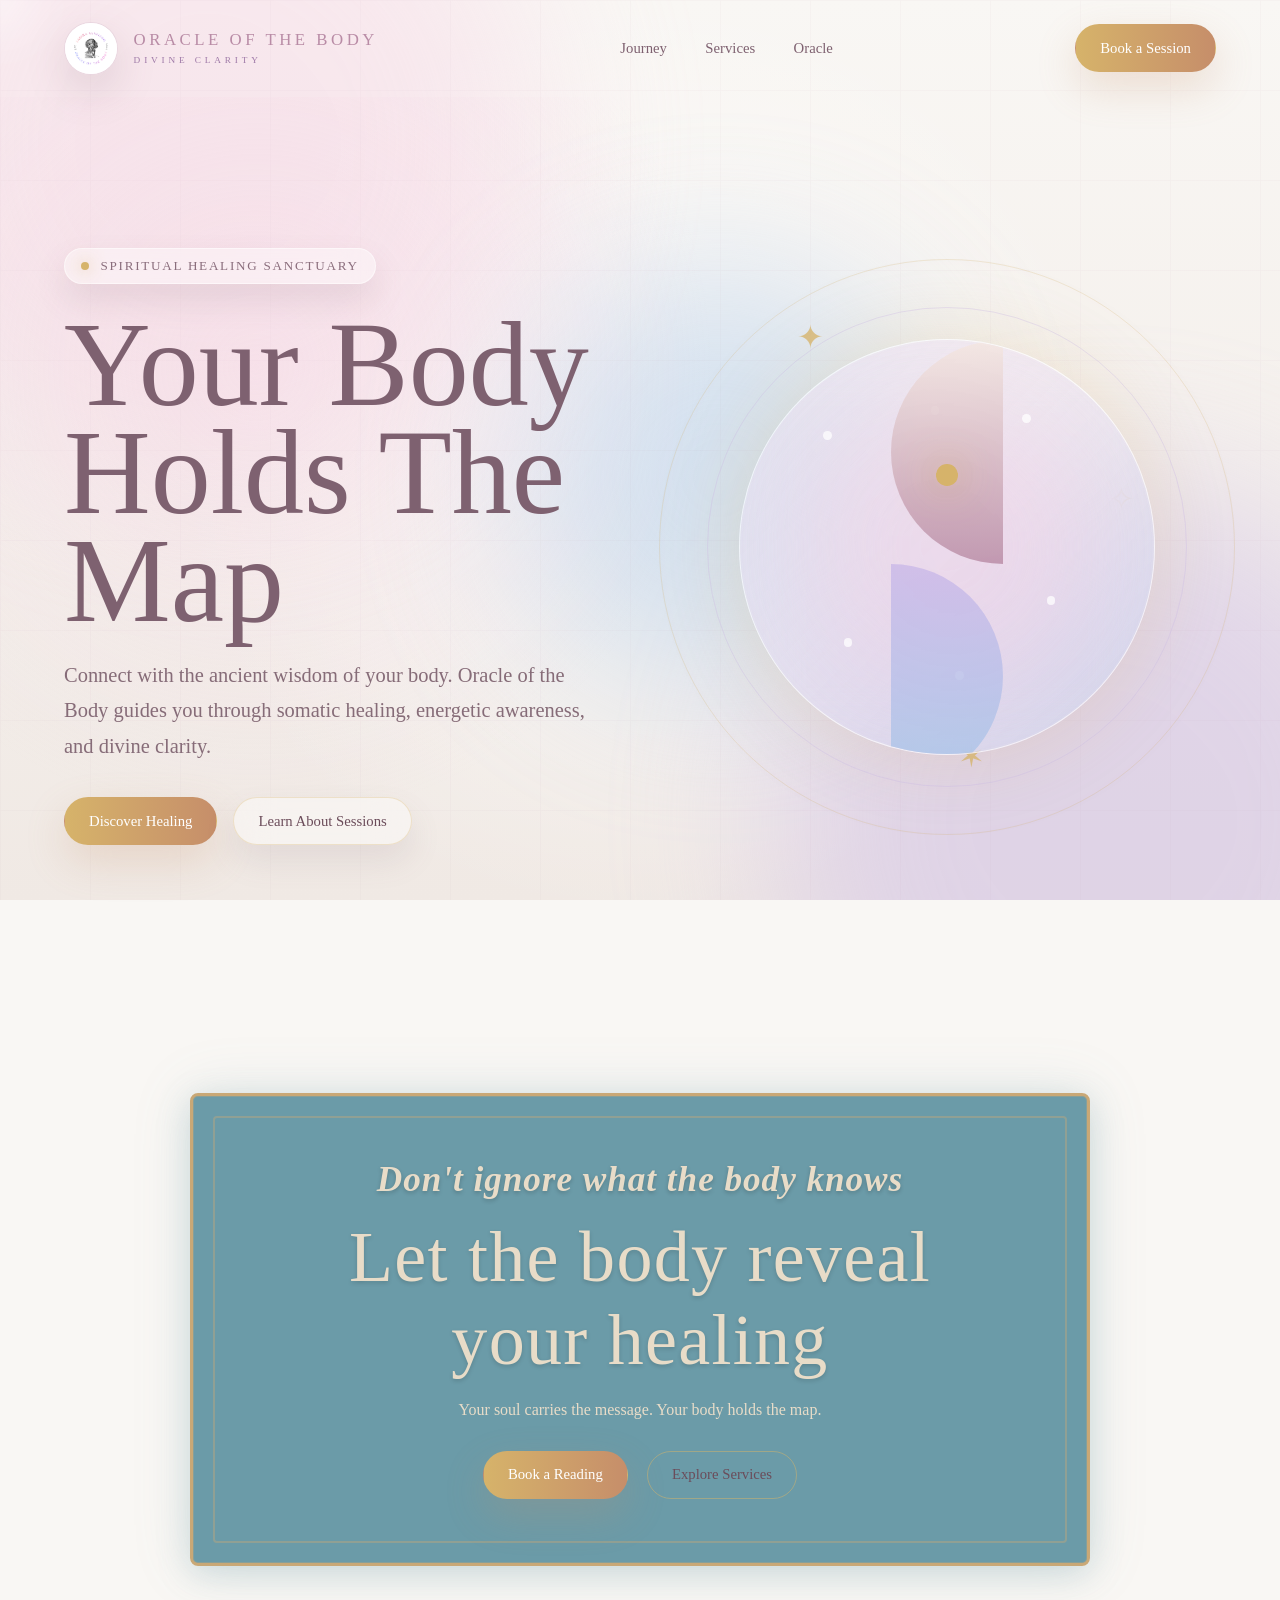
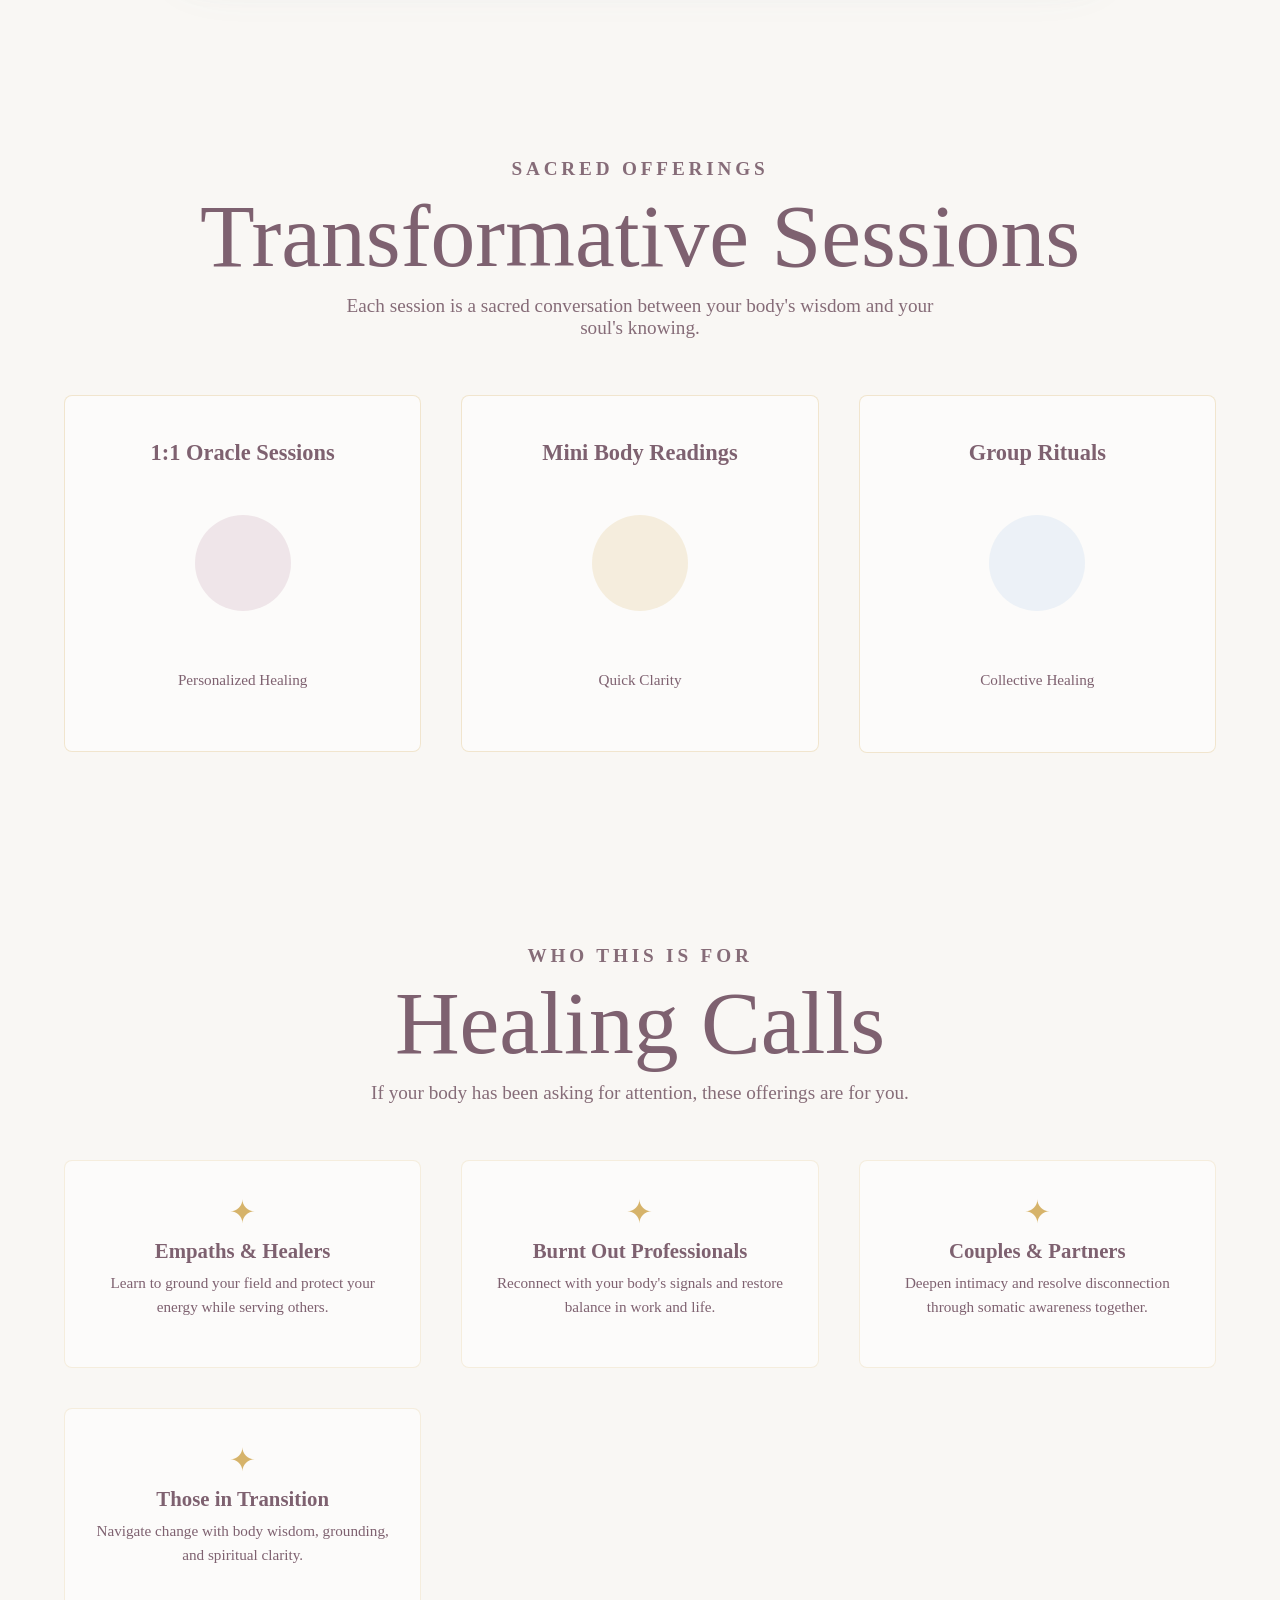
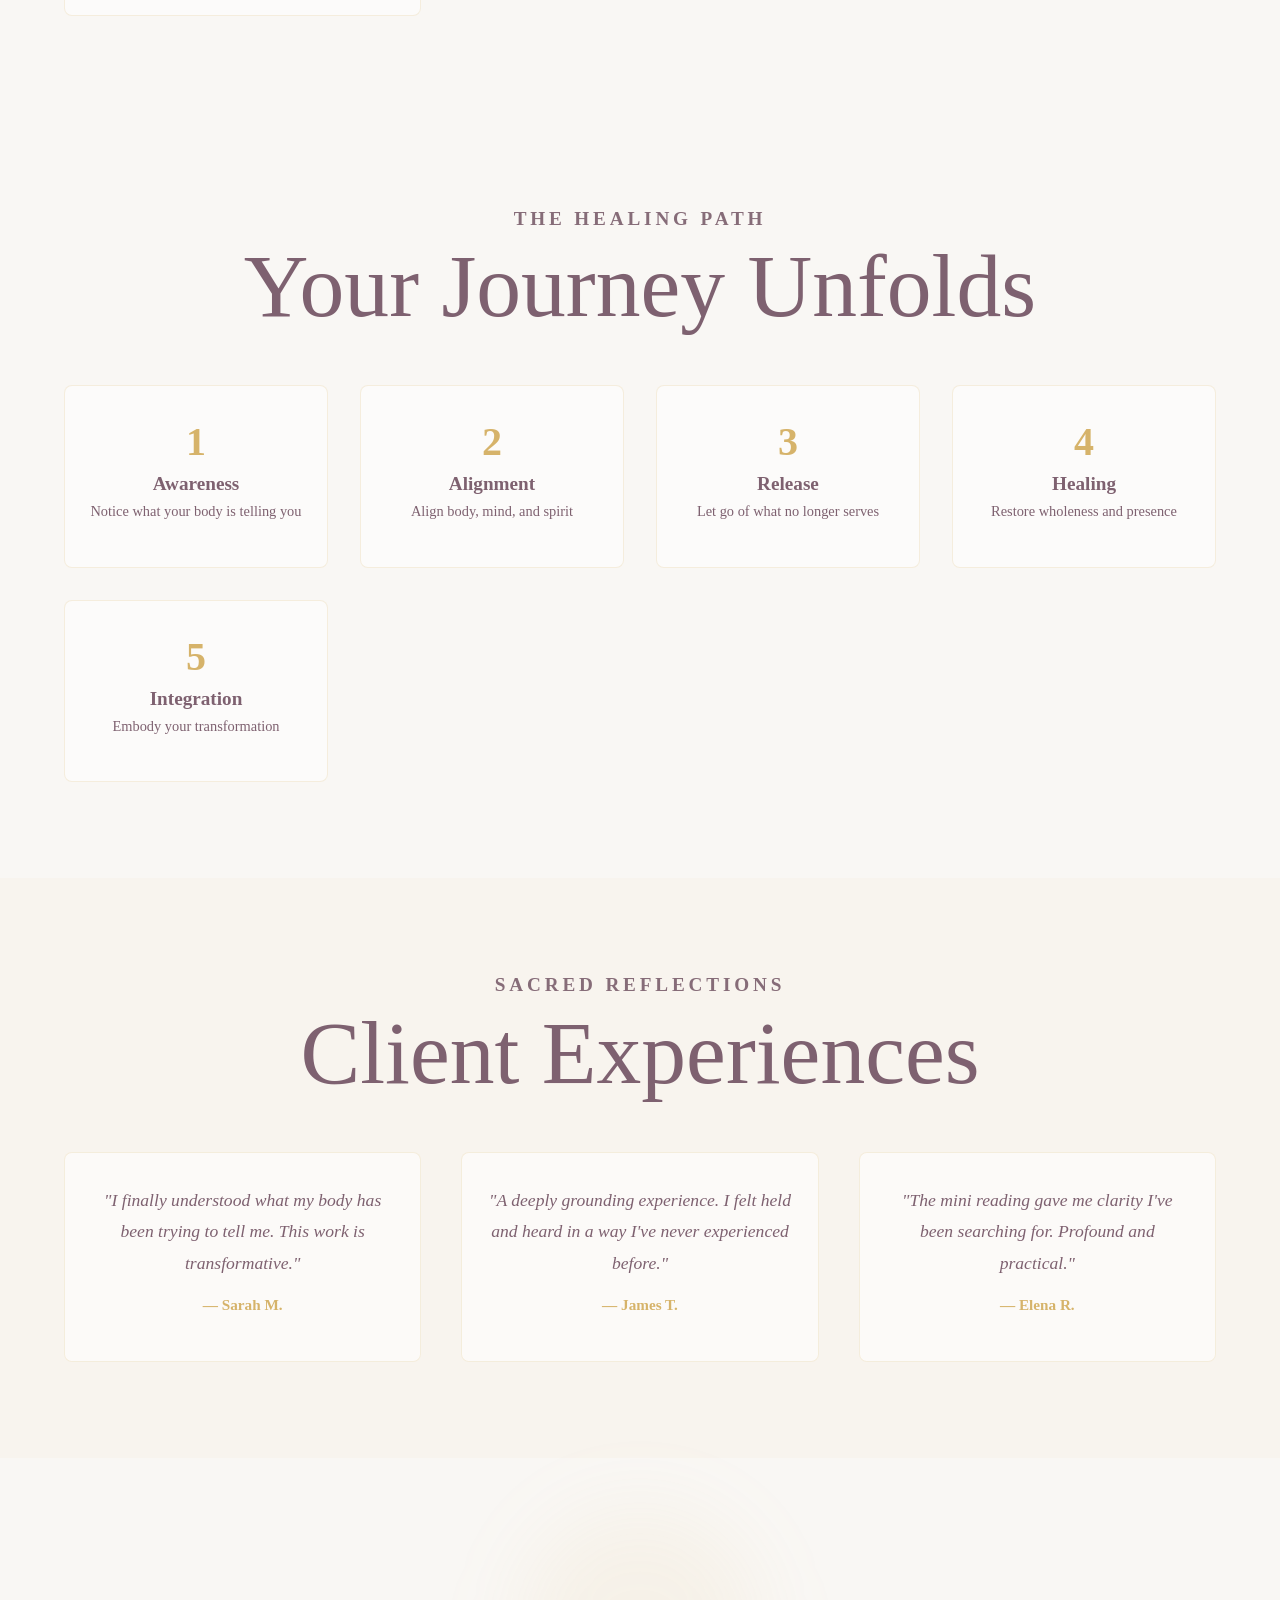
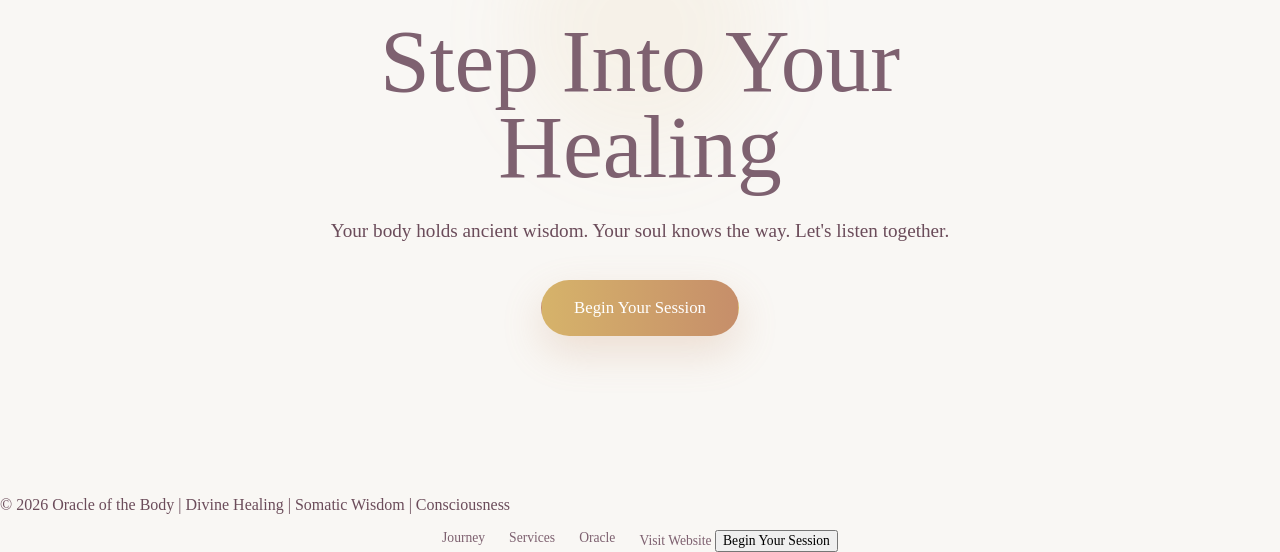
<file: index.html>
<!doctype html>
<html lang="en">
  <head>
    <meta charset="UTF-8" />
    <meta name="viewport" content="width=device-width, initial-scale=1.0" />
    <title>Oracle of the Body | Divine Healing & Body Wisdom</title>
    <link rel="stylesheet" href="styles.css" />
  </head>
  <body>
    <div class="cursor-aura" aria-hidden="true"></div>
    <div class="site-bg" aria-hidden="true">
      <span class="aurora aurora-rose"></span>
      <span class="aurora aurora-lilac"></span>
      <span class="aurora aurora-blue"></span>
      <span class="star star-1"></span>
      <span class="star star-2"></span>
      <span class="star star-3"></span>
      <span class="star star-4"></span>
      <span class="star star-5"></span>
      <span class="star star-6"></span>
      <span class="star star-7"></span>
      <span class="star star-8"></span>
    </div>

    <header class="navbar">
      <a class="brand" href="#" aria-label="Oracle of the Body home">
        <img class="logo-image" src="assets/oracle-logo.webp" alt="Oracle of the Body logo" />
        <span>
          <strong>Oracle of the Body</strong>
          <small>Divine Clarity</small>
        </span>
      </a>

      <nav class="nav-links" aria-label="Main navigation">
        <a href="#journey">Journey</a>
        <a href="#healing">Services</a>
        <a href="#readings">Oracle</a>
      </nav>

      <a class="btn btn-primary" href="#cta">Book a Session</a>
    </header>

    <main>
      <section class="hero" aria-labelledby="hero-title">
        <div class="hero-grid">
          <div class="hero-copy">
            <p class="status-pill"><span></span> Spiritual Healing Sanctuary</p>
            <h1 id="hero-title">Your Body<br />Holds The<br />Map</h1>
            <p>
              Connect with the ancient wisdom of your body. Oracle of the Body guides you through somatic healing, energetic awareness, and divine clarity.
            </p>
            <div class="hero-actions">
              <a class="btn btn-primary" href="#cta">Discover Healing</a>
              <a class="btn btn-secondary" href="#readings">Learn About Sessions</a>
            </div>
          </div>

          <div class="portal-wrap" aria-label="Interactive healing portal">
            <div class="orbit orbit-one"></div>
            <div class="orbit orbit-two"></div>
            <div class="orbit-symbol symbol-1">✦</div>
            <div class="orbit-symbol symbol-2">✧</div>
            <div class="orbit-symbol symbol-3">✶</div>
            <div class="portal">
              <span class="portal-glow"></span>
              <span class="third-eye"></span>
              <span class="split-body split-left"></span>
              <span class="split-body split-right"></span>
              <span class="particle p1"></span>
              <span class="particle p2"></span>
              <span class="particle p3"></span>
              <span class="particle p4"></span>
              <span class="particle p5"></span>
              <span class="particle p6"></span>
            </div>
          </div>
        </div>
      </section>

      <section class="cabinet-section" id="readings" aria-labelledby="cabinet-title">
        <div class="cabinet">
          <div class="cabinet-copy">
            <p class="script-line">Don't ignore what the body knows</p>
            <h2 id="cabinet-title">Let the body reveal your healing</h2>
            <p>Your soul carries the message. Your body holds the map.</p>
            <div class="cabinet-actions">
              <a class="btn btn-primary" href="#cta">Book a Reading</a>
              <a class="btn btn-outline" href="#services">Explore Services</a>
            </div>
          </div>
        </div>
      </section>

      <section class="cards-section" id="services" aria-labelledby="energy-title">
        <div class="section-heading">
          <p class="section-kicker">Sacred Offerings</p>
          <h2 id="energy-title">Transformative Sessions</h2>
          <p>Each session is a sacred conversation between your body's wisdom and your soul's knowing.</p>
        </div>

        <div class="oracle-cards">
          <article class="oracle-card">
            <div class="card-face card-front">
              <h3>1:1 Oracle Sessions</h3>
              <span class="card-art art-rose"></span>
              <p>Personalized Healing</p>
            </div>
            <div class="card-face card-back">
              <span>✦</span>
              <h3>1:1 Sessions</h3>
              <p>Dive deep into your body's wisdom with personalized somatic guidance and energetic healing.</p>
              <a class="btn btn-small" href="#cta">Learn More</a>
            </div>
          </article>

          <article class="oracle-card featured">
            <div class="card-face card-front">
              <h3>Mini Body Readings</h3>
              <span class="card-art art-gold"></span>
              <p>Quick Clarity</p>
            </div>
            <div class="card-face card-back">
              <span>✦</span>
              <h3>Mini Readings</h3>
              <p>Send three questions and receive intuitive body-based wisdom in 24 hours.</p>
              <a class="btn btn-small" href="#cta">Send Questions</a>
            </div>
          </article>

          <article class="oracle-card">
            <div class="card-face card-front">
              <h3>Group Rituals</h3>
              <span class="card-art art-blue"></span>
              <p>Collective Healing</p>
            </div>
            <div class="card-face card-back">
              <span>✦</span>
              <h3>Group Rituals</h3>
              <p>Experience earth-based rituals and collective healing with a community of seekers.</p>
              <a class="btn btn-small" href="#cta">Join Us</a>
            </div>
          </article>
        </div>
      </section>

      <section class="healing-section" id="healing" aria-labelledby="healing-title">
        <div class="section-heading">
          <p class="section-kicker">Who This Is For</p>
          <h2 id="healing-title">Healing Calls</h2>
          <p>If your body has been asking for attention, these offerings are for you.</p>
        </div>

        <div class="healing-grid">
          <article>
            <span>✦</span>
            <h3>Empaths & Healers</h3>
            <p>Learn to ground your field and protect your energy while serving others.</p>
          </article>
          <article>
            <span>✦</span>
            <h3>Burnt Out Professionals</h3>
            <p>Reconnect with your body's signals and restore balance in work and life.</p>
          </article>
          <article>
            <span>✦</span>
            <h3>Couples & Partners</h3>
            <p>Deepen intimacy and resolve disconnection through somatic awareness together.</p>
          </article>
          <article>
            <span>✦</span>
            <h3>Those in Transition</h3>
            <p>Navigate change with body wisdom, grounding, and spiritual clarity.</p>
          </article>
        </div>
      </section>

      <section class="journey-section" id="journey" aria-labelledby="journey-title">
        <div class="section-heading">
          <p class="section-kicker">The Healing Path</p>
          <h2 id="journey-title">Your Journey Unfolds</h2>
        </div>
        <div class="timeline">
          <article>
            <span>1</span>
            <h3>Awareness</h3>
            <p>Notice what your body is telling you</p>
          </article>
          <article>
            <span>2</span>
            <h3>Alignment</h3>
            <p>Align body, mind, and spirit</p>
          </article>
          <article>
            <span>3</span>
            <h3>Release</h3>
            <p>Let go of what no longer serves</p>
          </article>
          <article>
            <span>4</span>
            <h3>Healing</h3>
            <p>Restore wholeness and presence</p>
          </article>
          <article>
            <span>5</span>
            <h3>Integration</h3>
            <p>Embody your transformation</p>
          </article>
        </div>
      </section>

      <section class="testimonials-section" aria-labelledby="testimonials-title">
        <div class="section-heading">
          <p class="section-kicker">Sacred Reflections</p>
          <h2 id="testimonials-title">Client Experiences</h2>
        </div>

        <div class="testimonials-grid">
          <article class="testimonial">
            <p class="testimonial-text">"I finally understood what my body has been trying to tell me. This work is transformative."</p>
            <p class="testimonial-author">— Sarah M.</p>
          </article>
          <article class="testimonial">
            <p class="testimonial-text">"A deeply grounding experience. I felt held and heard in a way I've never experienced before."</p>
            <p class="testimonial-author">— James T.</p>
          </article>
          <article class="testimonial">
            <p class="testimonial-text">"The mini reading gave me clarity I've been searching for. Profound and practical."</p>
            <p class="testimonial-author">— Elena R.</p>
          </article>
        </div>
      </section>

      <section class="final-cta" id="cta">
        <div class="cta-panel">
          <span class="cta-orb"></span>
          <h2>Step Into Your Healing</h2>
          <p>Your body holds ancient wisdom. Your soul knows the way. Let's listen together.</p>
          <a class="btn btn-primary btn-lg" href="https://www.oracleofthebody.net">Begin Your Session</a>
        </div>
      </section>
    </main>

    <div class="footer-content">
    <p>
      &copy; 2026 Oracle of the Body | Divine Healing | Somatic Wisdom | Consciousness
    </p>

    <nav class="footer-nav">
      <a href="#journey">Journey</a>

      <a href="#healing">Services</a>

      <a href="#readings">Oracle</a>

      <a 
        href="https://www.oracleofthebody.net/" 
        target="_top"
      >
        Visit Website
        <button onclick="window.top.location.href='https://www.oracleofthebody.net/'">
  Begin Your Session
</button>
      </a>
    </nav>
  </div>
</footer>

    <script src="script.js"></script>
  </body>
</html>
</file>
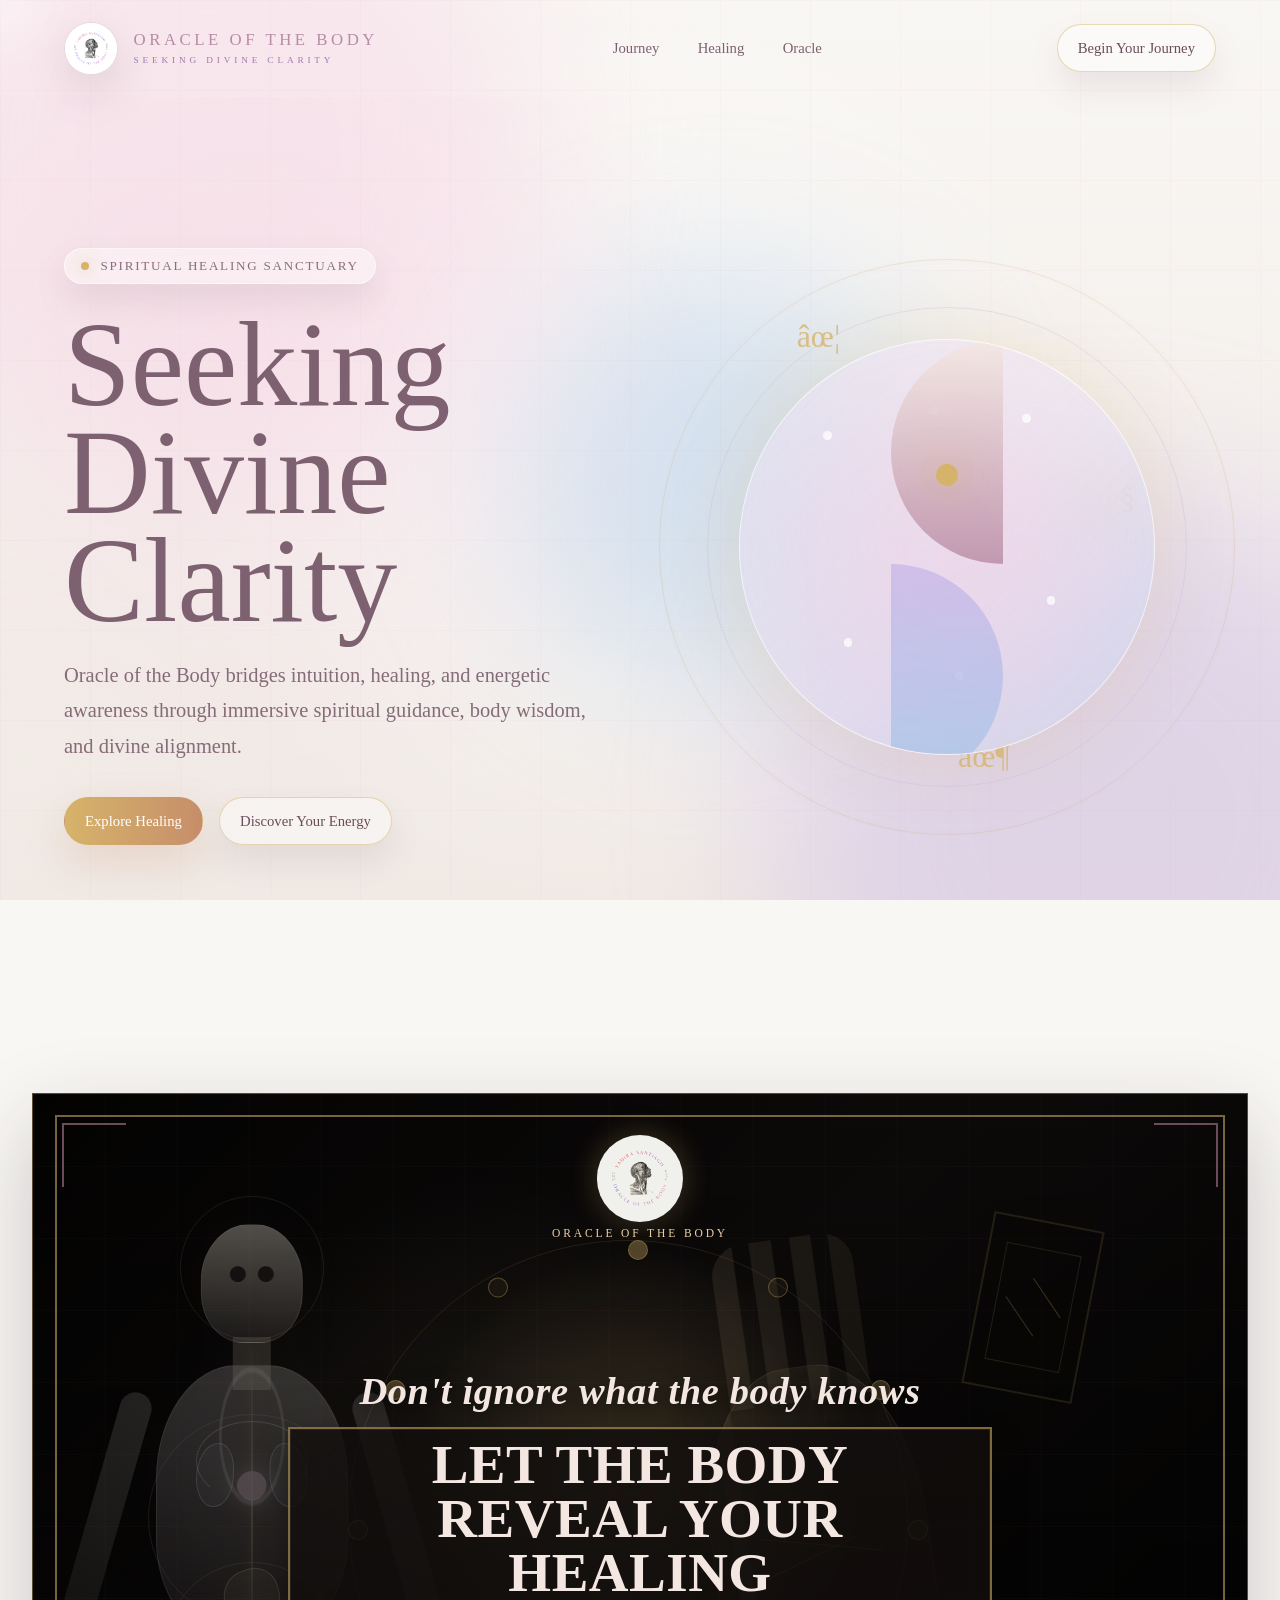
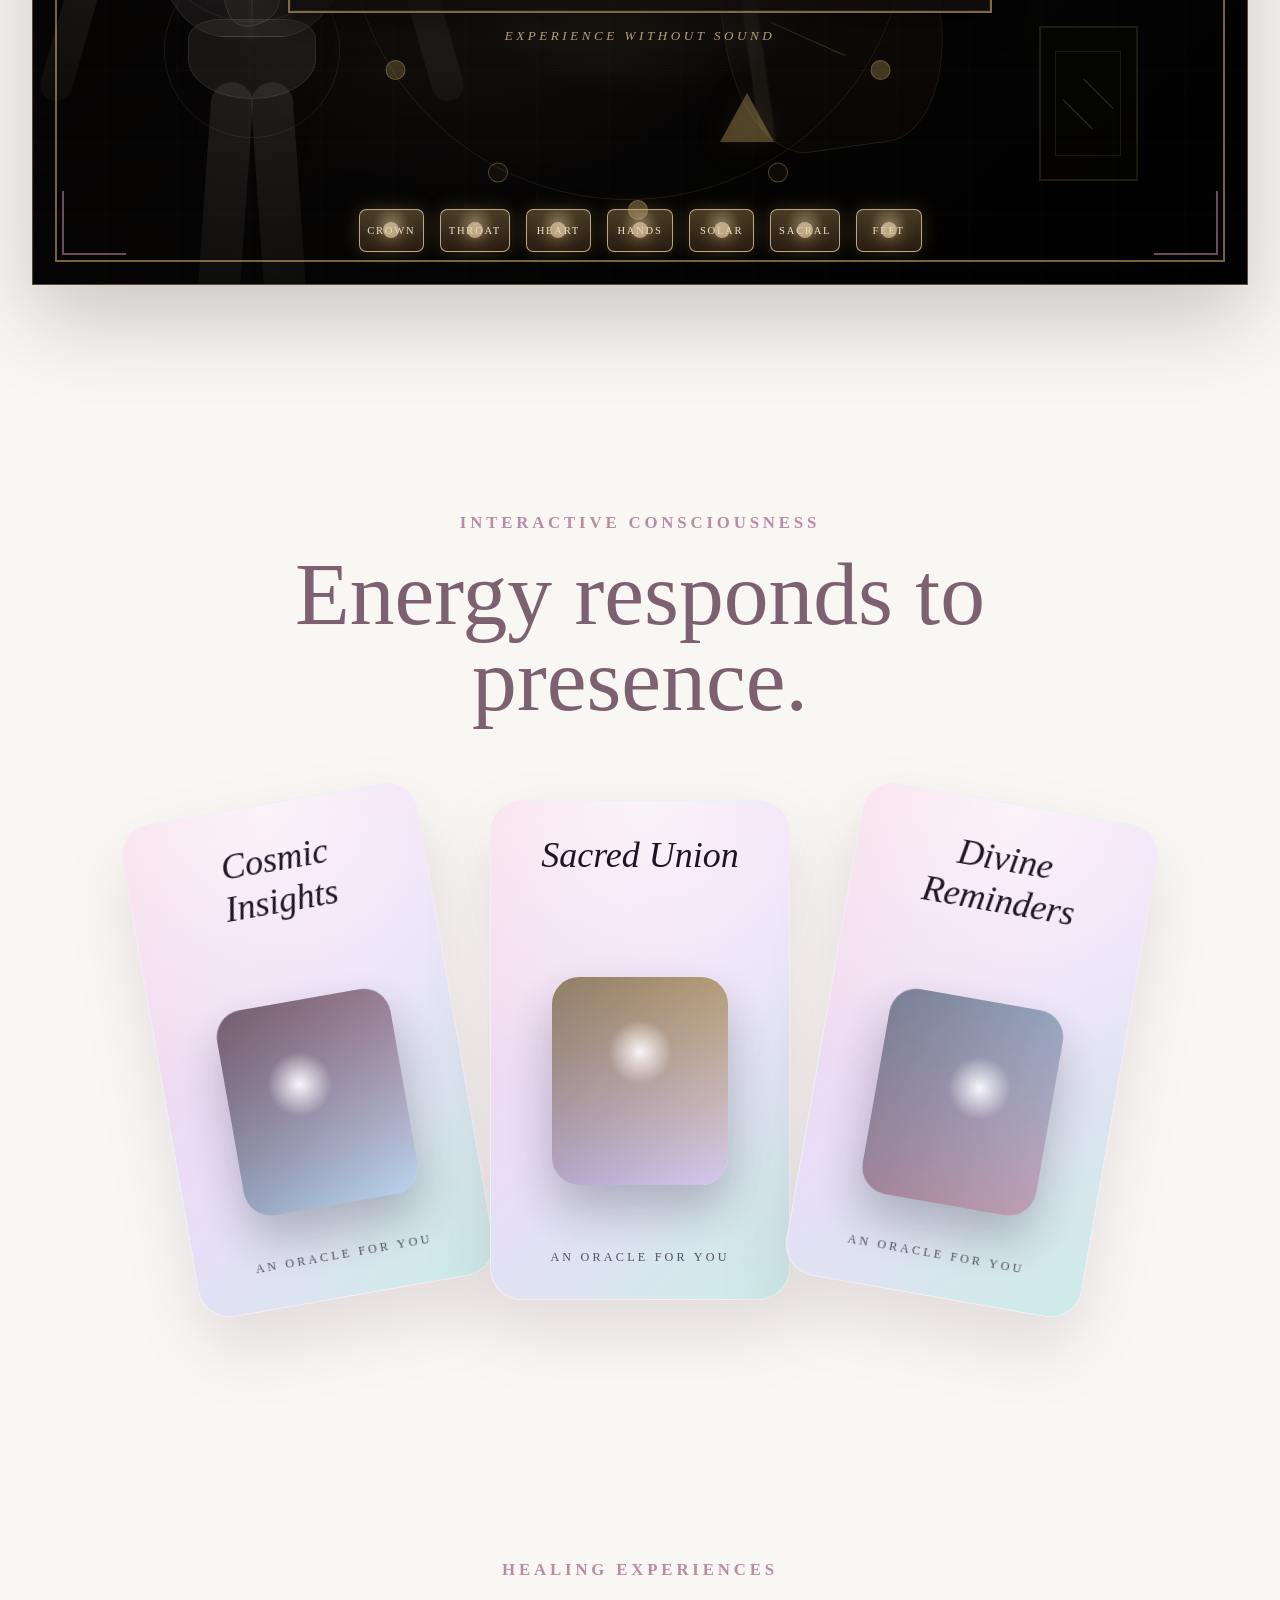
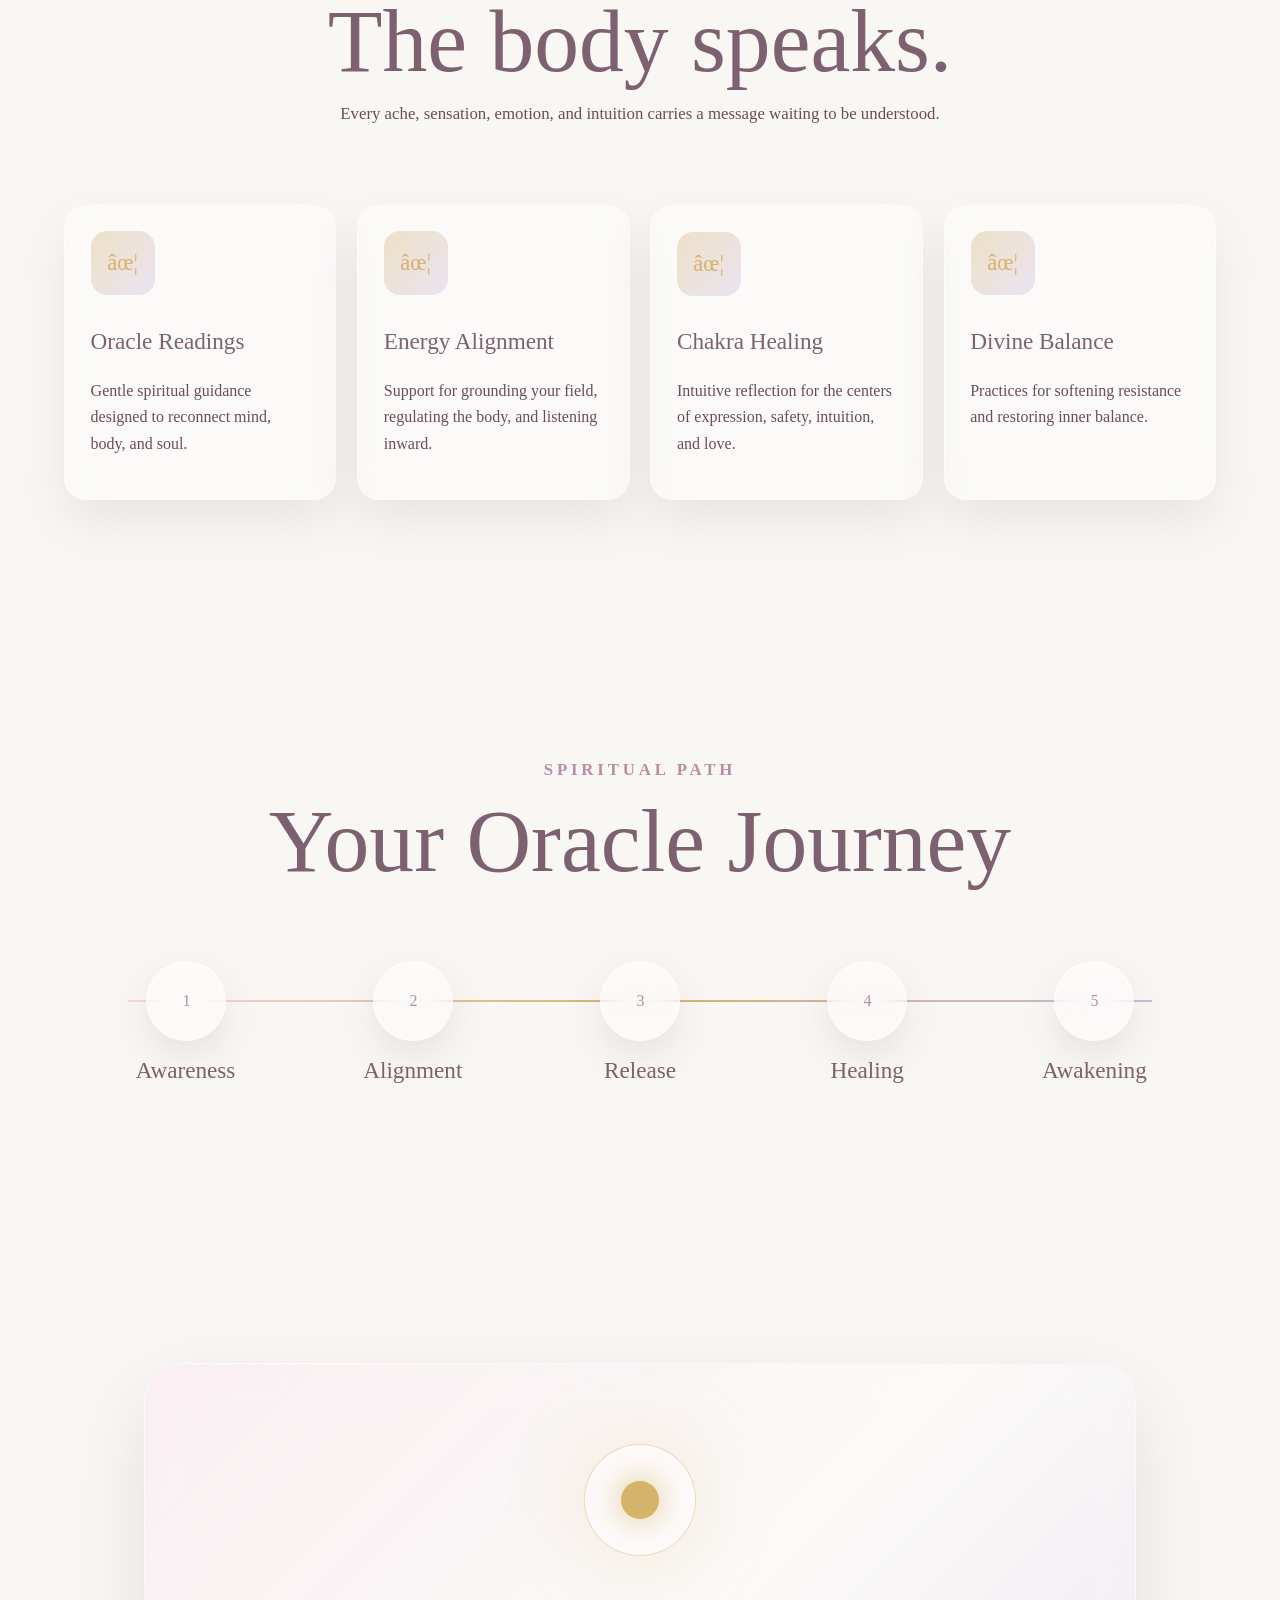
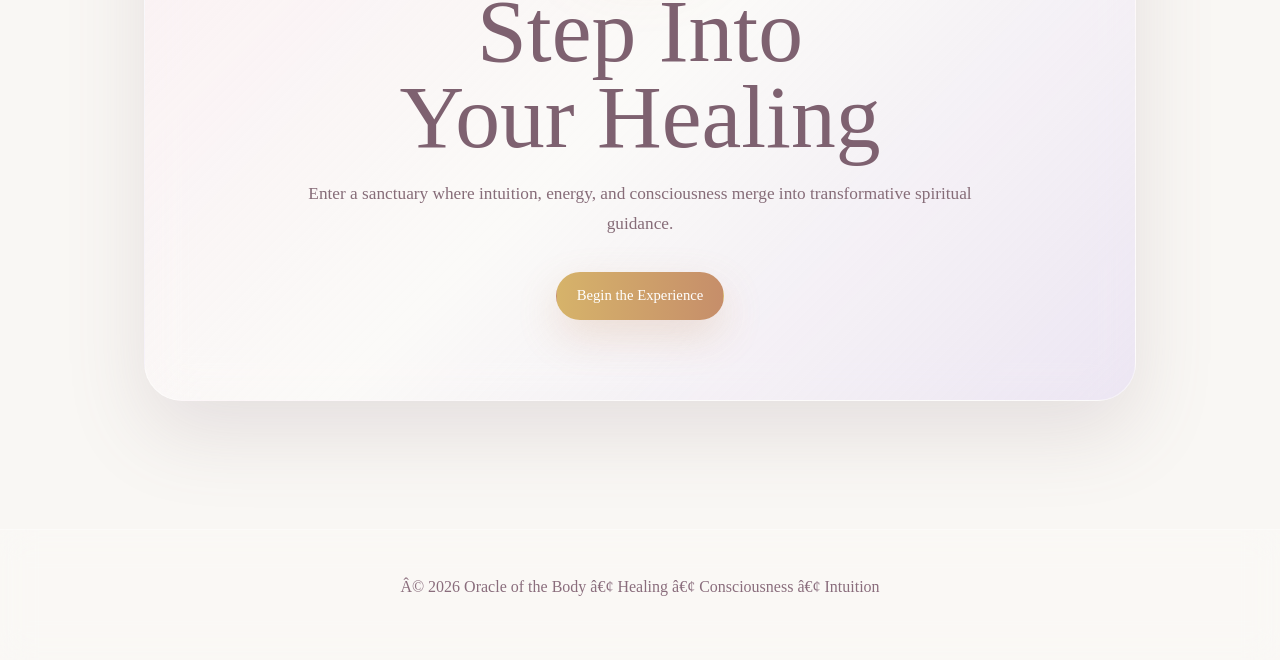
<file: oracle-preview.html>
﻿<!doctype html>
<html lang="en">
  <head>
    <meta charset="UTF-8" />
    <meta name="viewport" content="width=device-width, initial-scale=1.0" />
    <title>Oracle of the Body</title>
    <style>
:root {
  --cream: #f9f7f4;
  --paper: #f4eee8;
  --rose: #b98ca6;
  --mauve: #7e6170;
  --plum: #6b4c5a;
  --violet: #cbb9e8;
  --blue: #a8c7e8;
  --gold: #d6b36a;
  --copper: #c68e6a;
  --ink: #1e1524;
  --glass: rgba(255, 255, 255, 0.38);
}

* {
  box-sizing: border-box;
}

html {
  scroll-behavior: smooth;
}

body {
  margin: 0;
  min-height: 100vh;
  background: var(--cream);
  color: var(--plum);
  cursor: none;
  font-family: Georgia, "Times New Roman", serif;
  overflow-x: hidden;
}

a {
  color: inherit;
  text-decoration: none;
}

button,
input {
  font: inherit;
}

.cursor-aura {
  position: fixed;
  z-index: 1000;
  top: 0;
  left: 0;
  width: 8rem;
  height: 8rem;
  border-radius: 50%;
  pointer-events: none;
  opacity: 0.72;
  mix-blend-mode: screen;
  background: radial-gradient(circle, rgba(247, 214, 230, 0.65) 0%, rgba(203, 185, 232, 0.25) 42%, transparent 72%);
  filter: blur(10px);
  transform: translate3d(-50%, -50%, 0);
}

.site-bg {
  position: fixed;
  inset: 0;
  z-index: -2;
  overflow: hidden;
  background:
    radial-gradient(circle at center, rgba(255, 255, 255, 0.6), transparent 60%),
    linear-gradient(180deg, #f9f7f4 0%, #f0e9e4 100%);
}

.site-bg::after {
  content: "";
  position: absolute;
  inset: 0;
  opacity: 0.06;
  background-image:
    linear-gradient(rgba(185, 140, 166, 0.7) 1px, transparent 1px),
    linear-gradient(90deg, rgba(185, 140, 166, 0.7) 1px, transparent 1px);
  background-size: 90px 90px;
}

.aurora {
  position: absolute;
  width: 42rem;
  height: 42rem;
  border-radius: 50%;
  filter: blur(80px);
  opacity: 0.45;
  animation: pulse 8s ease-in-out infinite;
}

.aurora-rose {
  top: -12rem;
  left: -8rem;
  background: #f7d6e6;
}

.aurora-lilac {
  right: -10rem;
  bottom: -16rem;
  background: #cbb9e8;
  animation-delay: -2s;
}

.aurora-blue {
  top: 30%;
  left: 40%;
  width: 26rem;
  height: 26rem;
  background: #a8c7e8;
  animation-delay: -4s;
}

.star {
  position: absolute;
  width: 2px;
  height: 6rem;
  background: linear-gradient(180deg, #fff, transparent);
  opacity: 0;
  transform: rotate(35deg);
  animation: shoot 8s linear infinite;
}

.star-1 { left: 8%; top: 8%; animation-delay: 0s; }
.star-2 { left: 18%; top: 68%; animation-delay: 1.2s; }
.star-3 { left: 31%; top: 22%; animation-delay: 2.4s; }
.star-4 { left: 46%; top: 48%; animation-delay: 3.6s; }
.star-5 { left: 61%; top: 12%; animation-delay: 4.8s; }
.star-6 { left: 72%; top: 58%; animation-delay: 6s; }
.star-7 { left: 86%; top: 28%; animation-delay: 7.2s; }
.star-8 { left: 94%; top: 76%; animation-delay: 8.4s; }

.navbar {
  position: relative;
  z-index: 20;
  display: flex;
  align-items: center;
  justify-content: space-between;
  gap: 1rem;
  padding: 1.35rem clamp(1rem, 5vw, 4rem);
}

.brand {
  display: flex;
  align-items: center;
  gap: 1rem;
  min-width: 0;
}

.logo-image {
  position: relative;
  width: 3.35rem;
  height: 3.35rem;
  object-fit: contain;
  flex: 0 0 auto;
  border-radius: 50%;
  border: 1px solid rgba(185, 140, 166, 0.28);
  background: rgba(255, 255, 255, 0.5);
  box-shadow: 0 1rem 2.5rem rgba(126, 97, 112, 0.18);
}

.brand strong {
  display: block;
  color: var(--rose);
  font-size: clamp(0.82rem, 1.5vw, 1.05rem);
  font-weight: 400;
  letter-spacing: 0.22rem;
  line-height: 1;
  text-transform: uppercase;
}

.brand small {
  display: block;
  margin-top: 0.35rem;
  color: #9f7aa8;
  font-size: 0.58rem;
  letter-spacing: 0.24rem;
  text-transform: uppercase;
}

.nav-links {
  display: flex;
  gap: clamp(1rem, 3vw, 2.4rem);
  color: #7e6170;
  font-size: 0.92rem;
}

.nav-links a {
  transition: color 180ms ease;
}

.nav-links a:hover {
  color: var(--copper);
}

.pill-button {
  display: inline-flex;
  align-items: center;
  justify-content: center;
  min-height: 3rem;
  padding: 0.85rem 1.25rem;
  border-radius: 999px;
  border: 1px solid rgba(214, 179, 106, 0.5);
  font-size: 0.92rem;
  transition: transform 220ms ease, background 220ms ease, box-shadow 220ms ease;
}

.pill-button:hover {
  transform: translateY(-2px) scale(1.02);
}

.pill-button.soft,
.pill-button.glass {
  background: rgba(255, 255, 255, 0.42);
  backdrop-filter: blur(18px);
  box-shadow: 0 1rem 2rem rgba(126, 97, 112, 0.12);
}

.pill-button.gold {
  color: white;
  border-color: transparent;
  background: linear-gradient(90deg, var(--gold), var(--copper));
  box-shadow: 0 1rem 2.5rem rgba(198, 142, 106, 0.24);
}

.hero {
  position: sticky;
  top: 0;
  z-index: 2;
  min-height: 100vh;
  display: grid;
  place-items: center;
  padding: 2rem clamp(1rem, 5vw, 4rem);
}

.hero::before {
  content: "";
  position: absolute;
  inset: 0;
  z-index: -1;
  background: radial-gradient(circle at var(--cursor-x, 20%) var(--cursor-y, 30%), rgba(247, 214, 230, 0.35), transparent 38%);
  animation: driftGlow 12s ease-in-out infinite alternate;
}

.hero-grid {
  display: grid;
  grid-template-columns: minmax(0, 1fr) minmax(22rem, 1fr);
  gap: clamp(2rem, 6vw, 5rem);
  align-items: center;
  width: min(90rem, 100%);
}

.hero-copy {
  transform: translateY(calc(var(--scroll-y, 0) * -0.16px));
  opacity: var(--hero-opacity, 1);
}

.status-pill {
  display: inline-flex;
  align-items: center;
  gap: 0.7rem;
  margin: 0 0 1.7rem;
  padding: 0.55rem 1rem;
  border-radius: 999px;
  border: 1px solid rgba(255, 255, 255, 0.5);
  background: rgba(255, 255, 255, 0.42);
  backdrop-filter: blur(16px);
  box-shadow: 0 1rem 2rem rgba(126, 97, 112, 0.14);
  color: #8a6d7c;
  font-size: 0.82rem;
  letter-spacing: 0.11rem;
  text-transform: uppercase;
}

.status-pill span {
  width: 0.52rem;
  height: 0.52rem;
  border-radius: 50%;
  background: var(--gold);
  box-shadow: 0 0 1rem rgba(214, 179, 106, 0.8);
}

h1,
h2,
h3,
p {
  margin-top: 0;
}

h1 {
  margin-bottom: 1.4rem;
  color: #7e6170;
  font-size: clamp(4rem, 10vw, 7.5rem);
  font-weight: 400;
  line-height: 0.9;
}

.hero-copy > p:not(.status-pill) {
  max-width: 39rem;
  color: #866c78;
  font-size: clamp(1.08rem, 2vw, 1.28rem);
  line-height: 1.75;
}

.hero-actions {
  display: flex;
  flex-wrap: wrap;
  gap: 1rem;
  margin-top: 2rem;
}

.portal-wrap {
  position: relative;
  min-height: 42rem;
  display: grid;
  place-items: center;
  transform: scale(var(--portal-scale, 1)) rotate(calc(var(--scroll-y, 0) * 0.05deg));
}

.orbit,
.portal,
.orbit-symbol {
  position: absolute;
}

.orbit {
  border-radius: 50%;
  border: 1px solid;
  animation: spin 40s linear infinite;
}

.orbit-one {
  width: min(36rem, 82vw);
  height: min(36rem, 82vw);
  border-color: rgba(214, 179, 106, 0.22);
}

.orbit-two {
  width: min(30rem, 70vw);
  height: min(30rem, 70vw);
  border-color: rgba(203, 185, 232, 0.36);
  animation-duration: 30s;
  animation-direction: reverse;
}

.orbit-symbol {
  color: rgba(214, 179, 106, 0.78);
  font-size: 2rem;
  animation: float 5s ease-in-out infinite;
}

.symbol-1 { top: 16%; left: 22%; }
.symbol-2 { right: 15%; top: 40%; animation-delay: -1.5s; }
.symbol-3 { left: 52%; bottom: 16%; animation-delay: -3s; }

.portal {
  width: min(26rem, 74vw);
  height: min(26rem, 74vw);
  border-radius: 50%;
  display: grid;
  place-items: center;
  overflow: hidden;
  border: 1px solid rgba(255, 255, 255, 0.55);
  background: rgba(255, 255, 255, 0.22);
  backdrop-filter: blur(28px);
  box-shadow: 0 0 5rem rgba(214, 179, 106, 0.25);
  animation: float 6s ease-in-out infinite;
}

.portal::before {
  content: "";
  position: absolute;
  inset: 0;
  background: linear-gradient(135deg, rgba(247, 214, 230, 0.3), rgba(203, 185, 232, 0.2), rgba(168, 199, 232, 0.3));
}

.portal-glow {
  position: absolute;
  width: 70%;
  height: 70%;
  border-radius: 50%;
  background: rgba(247, 214, 230, 0.45);
  filter: blur(48px);
}

.third-eye {
  position: absolute;
  z-index: 4;
  top: 30%;
  width: 1.35rem;
  height: 1.35rem;
  border-radius: 50%;
  background: var(--gold);
  box-shadow: 0 0 2.5rem rgba(214, 179, 106, 0.9);
  animation: pulse 2.6s ease-in-out infinite;
}

.split-body {
  position: relative;
  z-index: 3;
  width: 7rem;
  height: 14rem;
  opacity: 0.84;
}

.split-left {
  border-radius: 999px 0 0 999px;
  background: linear-gradient(180deg, #f4e7e1, #b98ca6);
}

.split-right {
  border-radius: 0 999px 999px 0;
  background: linear-gradient(180deg, #cbb9e8, #a8c7e8);
}

.particle {
  position: absolute;
  width: 0.55rem;
  height: 0.55rem;
  border-radius: 50%;
  background: rgba(255, 255, 255, 0.72);
  animation: pulse 3s ease-in-out infinite;
}

.p1 { left: 20%; top: 22%; }
.p2 { left: 68%; top: 18%; animation-delay: -0.5s; }
.p3 { left: 74%; top: 62%; animation-delay: -1s; }
.p4 { left: 25%; top: 72%; animation-delay: -1.5s; }
.p5 { left: 46%; top: 16%; animation-delay: -2s; }
.p6 { left: 52%; top: 80%; animation-delay: -2.5s; }

.cabinet-section {
  position: relative;
  z-index: 4;
  padding: clamp(3rem, 8vw, 6rem) clamp(0.7rem, 3vw, 2rem);
}

.cabinet {
  --cabinet-x: 50%;
  --cabinet-y: 48%;
  position: relative;
  min-height: min(52rem, 88vh);
  display: grid;
  align-items: center;
  overflow: hidden;
  border: 1px solid rgba(214, 179, 106, 0.4);
  background:
    radial-gradient(circle at var(--cabinet-x) var(--cabinet-y), rgba(214, 179, 106, 0.18), transparent 14rem),
    radial-gradient(circle at 38% 50%, rgba(232, 207, 165, 0.08), transparent 20rem),
    linear-gradient(rgba(0, 0, 0, 0.38), rgba(0, 0, 0, 0.7)),
    linear-gradient(135deg, #050403 0%, #14100f 47%, #030303 100%);
  box-shadow: 0 2rem 5rem rgba(30, 21, 36, 0.22);
}

.cabinet::before {
  content: "";
  position: absolute;
  inset: 1.35rem;
  border: 2px solid rgba(214, 179, 106, 0.55);
  pointer-events: none;
}

.cabinet::after {
  content: "";
  position: absolute;
  inset: 0;
  opacity: 0.35;
  background-image:
    linear-gradient(rgba(255, 255, 255, 0.05) 1px, transparent 1px),
    linear-gradient(90deg, rgba(255, 255, 255, 0.05) 1px, transparent 1px);
  background-size: 4.5rem 4.5rem;
  pointer-events: none;
}

.corner {
  position: absolute;
  z-index: 3;
  width: 4rem;
  height: 4rem;
  border-color: rgba(244, 231, 225, 0.82);
}

.corner-tl { top: 1.8rem; left: 1.8rem; border-top: 2px solid; border-left: 2px solid; }
.corner-tr { top: 1.8rem; right: 1.8rem; border-top: 2px solid; border-right: 2px solid; }
.corner-bl { bottom: 1.8rem; left: 1.8rem; border-bottom: 2px solid; border-left: 2px solid; }
.corner-br { bottom: 1.8rem; right: 1.8rem; border-bottom: 2px solid; border-right: 2px solid; }

.cabinet-logo {
  position: absolute;
  z-index: 6;
  top: 2.6rem;
  left: 50%;
  display: grid;
  justify-items: center;
  gap: 0.35rem;
  transform: translateX(-50%);
  color: #e8cfa5;
  font-size: 0.72rem;
  letter-spacing: 0.18rem;
  text-transform: uppercase;
}

.cabinet-logo img {
  width: 5.4rem;
  height: 5.4rem;
  object-fit: contain;
  border-radius: 50%;
  opacity: 0.94;
  filter: sepia(0.2) drop-shadow(0 0 1rem rgba(214, 179, 106, 0.28));
}

.cabinet-copy {
  position: relative;
  z-index: 5;
  width: min(44rem, calc(100% - 2rem));
  margin: 0 auto;
  padding-top: 3.2rem;
  text-align: center;
  color: rgba(249, 247, 244, 0.9);
}

.script-line {
  margin: 0 auto 0.9rem;
  color: #f4e7e1;
  font-size: clamp(1.4rem, 3.3vw, 2.4rem);
  font-style: italic;
  font-weight: 700;
  letter-spacing: 0.04rem;
  text-shadow: 0 0.35rem 1.2rem rgba(0, 0, 0, 0.65);
}

.section-kicker,
.panel-kicker {
  margin-bottom: 0.85rem;
  color: var(--rose);
  font-size: 0.78rem;
  font-weight: 700;
  letter-spacing: 0.24rem;
  text-transform: uppercase;
}

.cabinet-copy .section-kicker,
.panel-kicker {
  color: #ead1b3;
}

h2 {
  color: #7e6170;
  font-size: clamp(3rem, 7vw, 6.5rem);
  font-weight: 400;
  line-height: 0.96;
}

.cabinet h2 {
  display: inline-flex;
  align-items: center;
  justify-content: center;
  min-height: 4.6rem;
  margin-bottom: 0.75rem;
  padding: 0.55rem 1.5rem 0.7rem;
  border: 2px solid rgba(214, 179, 106, 0.56);
  background: rgba(18, 14, 13, 0.82);
  color: #f4e7e1;
  font-size: clamp(2rem, 4.3vw, 4rem);
  font-weight: 800;
  letter-spacing: 0.03rem;
  line-height: 0.98;
  text-transform: uppercase;
  box-shadow:
    inset 0 0 0 1px rgba(244, 231, 225, 0.08),
    0 0.8rem 1.8rem rgba(0, 0, 0, 0.42);
}

.cabinet-copy p:last-child,
.section-heading p {
  max-width: 42rem;
  margin-inline: auto;
  line-height: 1.7;
  font-size: 1.05rem;
}

.cabinet-copy p:last-child {
  color: rgba(232, 207, 165, 0.75);
  font-size: 0.82rem;
  font-style: italic;
  letter-spacing: 0.22rem;
  text-transform: uppercase;
}

.anatomy-stage {
  position: absolute;
  inset: 0;
  z-index: 4;
}

.moon-wheel {
  position: absolute;
  left: 49%;
  top: 54%;
  width: min(35rem, 70vw);
  height: min(35rem, 70vw);
  border: 1px solid rgba(214, 179, 106, 0.18);
  border-radius: 50%;
  transform: translate(-50%, -50%);
  opacity: 0.7;
}

.moon-wheel span {
  position: absolute;
  left: 50%;
  top: 50%;
  width: 1.25rem;
  height: 1.25rem;
  border-radius: 50%;
  border: 1px solid rgba(214, 179, 106, 0.5);
  background: rgba(214, 179, 106, 0.08);
  transform:
    rotate(calc(var(--i) * 30deg))
    translateY(calc(min(17.5rem, 35vw) * -1))
    rotate(calc(var(--i) * -30deg));
}

.moon-wheel span:nth-child(1) { --i: 0; background: rgba(214, 179, 106, 0.5); }
.moon-wheel span:nth-child(2) { --i: 1; }
.moon-wheel span:nth-child(3) { --i: 2; background: rgba(214, 179, 106, 0.32); }
.moon-wheel span:nth-child(4) { --i: 3; }
.moon-wheel span:nth-child(5) { --i: 4; background: rgba(214, 179, 106, 0.42); }
.moon-wheel span:nth-child(6) { --i: 5; }
.moon-wheel span:nth-child(7) { --i: 6; background: rgba(214, 179, 106, 0.5); }
.moon-wheel span:nth-child(8) { --i: 7; }
.moon-wheel span:nth-child(9) { --i: 8; background: rgba(214, 179, 106, 0.32); }
.moon-wheel span:nth-child(10) { --i: 9; }
.moon-wheel span:nth-child(11) { --i: 10; background: rgba(214, 179, 106, 0.42); }
.moon-wheel span:nth-child(12) { --i: 11; }

.anatomy-figure {
  position: absolute;
  left: 18%;
  bottom: 0.3rem;
  width: min(25rem, 32vw);
  height: min(44rem, 70vw);
  transform: translateX(-50%);
  opacity: 0.5;
  filter: grayscale(0.6) drop-shadow(0 0 2.2rem rgba(244, 231, 225, 0.09));
}

.anatomy-figure > span {
  position: absolute;
}

.aura-ring {
  left: 50%;
  border-radius: 50%;
  border: 1px solid rgba(214, 179, 106, 0.22);
  transform: translateX(-50%);
}

.ring-head { top: 3%; width: 9rem; height: 9rem; }
.ring-heart { top: 34%; width: 13rem; height: 13rem; }
.ring-belly { top: 55%; width: 11rem; height: 11rem; }

.figure-head {
  left: 50%;
  top: 7%;
  width: 6.4rem;
  height: 7.4rem;
  border-radius: 48% 48% 42% 42%;
  background:
    radial-gradient(circle at 36% 42%, rgba(18, 15, 13, 0.82) 0 8%, transparent 9%),
    radial-gradient(circle at 64% 42%, rgba(18, 15, 13, 0.82) 0 8%, transparent 9%),
    linear-gradient(180deg, rgba(243, 224, 194, 0.65), rgba(155, 124, 103, 0.28));
  border: 1px solid rgba(244, 231, 225, 0.18);
  transform: translateX(-50%);
}

.figure-neck {
  left: 50%;
  top: 23%;
  width: 2.4rem;
  height: 3.3rem;
  background: rgba(232, 207, 165, 0.28);
  transform: translateX(-50%);
}

.figure-torso {
  left: 50%;
  top: 27%;
  width: 12rem;
  height: 17rem;
  border-radius: 42% 42% 36% 36%;
  background:
    radial-gradient(ellipse at 50% 26%, transparent 0 22%, rgba(244, 231, 225, 0.22) 23% 24%, transparent 25%),
    linear-gradient(180deg, rgba(244, 231, 225, 0.34), rgba(185, 140, 166, 0.16));
  border: 1px solid rgba(244, 231, 225, 0.18);
  transform: translateX(-50%);
}

.figure-pelvis {
  left: 50%;
  top: 63%;
  width: 8rem;
  height: 5rem;
  border-radius: 25% 25% 50% 50%;
  border: 1px solid rgba(244, 231, 225, 0.18);
  background: rgba(232, 207, 165, 0.16);
  transform: translateX(-50%);
}

.figure-arm {
  top: 31%;
  width: 2rem;
  height: 20rem;
  border-radius: 999px;
  background: linear-gradient(180deg, rgba(244, 231, 225, 0.25), rgba(214, 179, 106, 0.1));
  transform-origin: top center;
}

.arm-left { left: 18%; transform: rotate(16deg); }
.arm-right { right: 18%; transform: rotate(-16deg); }

.figure-leg {
  top: 72%;
  width: 2.6rem;
  height: 15rem;
  border-radius: 999px;
  background: linear-gradient(180deg, rgba(244, 231, 225, 0.2), rgba(214, 179, 106, 0.08));
}

.leg-left { left: 38%; transform: rotate(4deg); }
.leg-right { right: 38%; transform: rotate(-4deg); }

.spine {
  left: 50%;
  top: 25%;
  width: 1px;
  height: 41%;
  background: linear-gradient(180deg, rgba(214, 179, 106, 0.1), rgba(214, 179, 106, 0.8), rgba(214, 179, 106, 0.1));
  transform: translateX(-50%);
  box-shadow: 0 0 0.8rem rgba(214, 179, 106, 0.45);
}

.ribcage {
  left: 50%;
  top: 35%;
  width: 7rem;
  height: 5rem;
  border-radius: 50%;
  border: 1px solid rgba(244, 231, 225, 0.3);
  border-bottom-color: transparent;
  transform: translateX(-50%);
}

.heart-organ {
  left: 50%;
  top: 42%;
  width: 1.8rem;
  height: 1.8rem;
  border-radius: 50% 50% 45% 45%;
  background: rgba(185, 140, 166, 0.8);
  transform: translateX(-50%) rotate(45deg);
  box-shadow: 0 0 1.6rem rgba(185, 140, 166, 0.75);
}

.lung {
  top: 38%;
  width: 2.4rem;
  height: 4rem;
  border-radius: 60% 40% 55% 45%;
  border: 1px solid rgba(168, 199, 232, 0.38);
  background: rgba(168, 199, 232, 0.1);
}

.lung-left { left: 36%; }
.lung-right { right: 36%; transform: scaleX(-1); }

.belly-organ {
  left: 50%;
  top: 56%;
  width: 3.5rem;
  height: 3.5rem;
  border-radius: 48% 42% 50% 38%;
  border: 1px solid rgba(214, 179, 106, 0.36);
  background: rgba(214, 179, 106, 0.11);
  transform: translateX(-50%) rotate(-18deg);
}

.anatomy-point {
  position: relative;
  z-index: 7;
  appearance: none;
  border: 1px solid rgba(232, 207, 165, 0.76);
  padding: 0.28rem 0.48rem;
  border-radius: 0.45rem;
  cursor: pointer;
  background:
    radial-gradient(circle at 50% 32%, rgba(255, 255, 255, 0.22), transparent 42%),
    linear-gradient(180deg, rgba(214, 179, 106, 0.32), rgba(65, 43, 28, 0.6));
  color: #f4e7e1;
  font-size: 0.66rem;
  letter-spacing: 0.11rem;
  text-transform: uppercase;
  min-width: 4.1rem;
  min-height: 2.7rem;
  box-shadow: 0 0 1.2rem rgba(214, 179, 106, 0.22);
  --tx: 0px;
  --ty: 0px;
  transition: opacity 180ms ease, filter 180ms ease, transform 220ms ease;
  transform: translate3d(var(--tx), var(--ty), 0);
}

.anatomy-point::before {
  content: "";
  position: absolute;
  left: 50%;
  top: 50%;
  width: 1rem;
  height: 1rem;
  border-radius: 50%;
  background: rgba(232, 207, 165, 0.72);
  box-shadow: 0 0 1.2rem rgba(214, 179, 106, 0.95);
  transform: translate(-50%, -50%);
}

.anatomy-point:hover,
.anatomy-point:focus-visible,
.anatomy-point.is-active {
  color: #1d1616;
  background: #e8cfa5;
  filter: drop-shadow(0 0 1.1rem rgba(233, 216, 186, 0.48));
}

.anatomy-point:focus-visible {
  outline: 1px solid rgba(233, 216, 186, 0.8);
  outline-offset: 0.55rem;
}

.body-menu {
  position: absolute;
  left: 50%;
  bottom: 2rem;
  display: flex;
  flex-wrap: wrap;
  justify-content: center;
  gap: clamp(0.55rem, 1.4vw, 1rem);
  width: min(44rem, calc(100% - 4rem));
  transform: translateX(-50%);
}

.anatomy-label {
  position: absolute;
  left: 50%;
  bottom: -2.2rem;
  z-index: 5;
  padding: 0.42rem 0.55rem;
  border: 1px solid rgba(233, 216, 186, 0.5);
  background: rgba(43, 31, 29, 0.82);
  color: #eadcc5;
  font-size: 0.74rem;
  letter-spacing: 0.12rem;
  text-transform: uppercase;
  opacity: 0;
  transform: translate(-50%, 0.35rem);
  transition: opacity 180ms ease, transform 180ms ease;
  pointer-events: none;
}

.anatomy-point:hover .anatomy-label,
.anatomy-point:focus-visible .anatomy-label,
.anatomy-point.is-active .anatomy-label {
  opacity: 1;
  transform: translate(-50%, 0);
}

.reading-panel {
  position: absolute;
  right: clamp(1.2rem, 4vw, 4rem);
  top: 34%;
  bottom: auto;
  z-index: 7;
  width: min(20rem, calc(100% - 2.4rem));
  padding: 1rem;
  border: 1px solid rgba(233, 216, 186, 0.55);
  background: rgba(48, 32, 29, 0.72);
  color: rgba(247, 241, 232, 0.9);
  backdrop-filter: blur(10px);
  box-shadow: 0 1rem 2rem rgba(0, 0, 0, 0.24);
  opacity: 0;
  transform: translateY(0.8rem);
  transition: opacity 200ms ease, transform 200ms ease;
}

.cabinet-hand {
  position: absolute;
  right: 26%;
  bottom: 17%;
  z-index: 3;
  width: min(14rem, 17vw);
  height: min(24rem, 30vw);
  border: 1px solid rgba(232, 207, 165, 0.18);
  border-radius: 44% 44% 32% 32%;
  background:
    linear-gradient(90deg, transparent 9%, rgba(232, 207, 165, 0.13) 10% 16%, transparent 17%),
    linear-gradient(180deg, rgba(232, 207, 165, 0.14), rgba(82, 53, 37, 0.12));
  opacity: 0.5;
  transform: rotate(-8deg);
}

.cabinet-hand::before {
  content: "";
  position: absolute;
  left: 17%;
  right: 17%;
  top: -34%;
  height: 43%;
  border-radius: 2rem 2rem 0 0;
  background:
    linear-gradient(90deg, rgba(232, 207, 165, 0.18) 0 16%, transparent 17% 28%, rgba(232, 207, 165, 0.16) 29% 44%, transparent 45% 57%, rgba(232, 207, 165, 0.15) 58% 72%, transparent 73% 84%, rgba(232, 207, 165, 0.13) 85%);
}

.hand-line {
  position: absolute;
  left: 22%;
  height: 1px;
  background: rgba(214, 179, 106, 0.46);
  transform-origin: left;
}

.hand-line-one { top: 43%; width: 58%; transform: rotate(13deg); }
.hand-line-two { top: 54%; width: 48%; transform: rotate(-18deg); }
.hand-line-three { top: 65%; width: 38%; transform: rotate(32deg); }

.cabinet-card {
  position: absolute;
  z-index: 2;
  border: 2px solid rgba(214, 179, 106, 0.28);
  background: rgba(8, 7, 6, 0.58);
  opacity: 0.48;
}

.cabinet-card::before {
  content: "";
  position: absolute;
  inset: 15%;
  border: 1px solid rgba(214, 179, 106, 0.28);
}

.cabinet-card::after {
  content: "";
  position: absolute;
  inset: 40% 28%;
  border-top: 1px solid rgba(214, 179, 106, 0.5);
  border-bottom: 1px solid rgba(214, 179, 106, 0.5);
  transform: rotate(45deg);
}

.card-tall {
  top: 16%;
  right: 13%;
  width: min(7rem, 9vw);
  aspect-ratio: 0.64;
  transform: rotate(11deg);
}

.card-low {
  right: 9%;
  bottom: 13%;
  width: min(6.2rem, 8vw);
  aspect-ratio: 0.64;
}

.cabinet-crystal {
  position: absolute;
  right: 39%;
  bottom: 18%;
  z-index: 3;
  width: 0;
  height: 0;
  border-left: 1.7rem solid transparent;
  border-right: 1.7rem solid transparent;
  border-bottom: 3.1rem solid rgba(214, 179, 106, 0.34);
  filter: drop-shadow(0 0 1rem rgba(214, 179, 106, 0.26));
}

.reading-panel.is-visible {
  opacity: 1;
  transform: translateY(0);
}

.reading-panel h3 {
  margin-bottom: 0.35rem;
  color: #eadcc5;
  font-size: 1.45rem;
  line-height: 1;
}

.reading-panel p:last-child {
  margin-bottom: 0;
  line-height: 1.45;
}

.cards-section,
.healing-section,
.journey-section,
.final-cta {
  position: relative;
  z-index: 5;
  padding: clamp(5rem, 10vw, 9rem) clamp(1rem, 5vw, 4rem);
}

.section-heading {
  max-width: 58rem;
  margin: 0 auto clamp(3rem, 6vw, 5rem);
  text-align: center;
}

.section-heading h2 {
  margin-bottom: 1rem;
}

.oracle-cards {
  position: relative;
  display: flex;
  justify-content: center;
  gap: clamp(1rem, 3vw, 2rem);
  perspective: 2000px;
}

.oracle-card {
  position: relative;
  width: min(18.75rem, 28vw);
  height: 31.25rem;
  transform-style: preserve-3d;
  transition: transform 700ms ease;
}

.oracle-card:first-child {
  transform: rotate(-10deg);
}

.oracle-card:last-child {
  transform: rotate(10deg);
}

.oracle-card:hover {
  transform: translateY(-1.8rem) scale(1.04) rotateY(180deg);
}

.oracle-card.featured:hover {
  transform: translateY(-1.8rem) scale(1.05) rotateY(180deg);
}

.card-face {
  position: absolute;
  inset: 0;
  display: flex;
  flex-direction: column;
  align-items: center;
  justify-content: space-between;
  padding: 2.1rem;
  text-align: center;
  border-radius: 2rem;
  overflow: hidden;
  backface-visibility: hidden;
  border: 1px solid rgba(255, 255, 255, 0.45);
  box-shadow: 0 2rem 4rem rgba(126, 97, 112, 0.18);
}

.card-front {
  background: linear-gradient(135deg, #f7d6e6, #e9ddf8, #cbece7);
}

.card-front::before {
  content: "";
  position: absolute;
  inset: 0;
  background: radial-gradient(circle at top, rgba(255, 255, 255, 0.7), transparent 60%);
}

.card-front h3,
.card-front p,
.card-art {
  position: relative;
  z-index: 2;
}

.card-front h3 {
  color: var(--ink);
  font-size: 2.25rem;
  font-style: italic;
  font-weight: 400;
}

.card-art {
  width: 11rem;
  height: 13rem;
  border-radius: 1.7rem;
  background:
    radial-gradient(circle at 42% 40%, rgba(255, 255, 255, 0.85), transparent 20%),
    linear-gradient(135deg, rgba(30, 21, 36, 0.55), transparent),
    linear-gradient(180deg, #b98ca6, #a8c7e8);
  box-shadow: 0 1.5rem 3rem rgba(30, 21, 36, 0.28);
  filter: grayscale(0.2) contrast(1.15);
  opacity: 0.84;
}

.art-gold {
  background:
    radial-gradient(circle at 50% 36%, rgba(255, 255, 255, 0.8), transparent 20%),
    linear-gradient(135deg, rgba(30, 21, 36, 0.45), transparent),
    linear-gradient(180deg, #d6b36a, #cbb9e8);
}

.art-blue {
  background:
    radial-gradient(circle at 58% 42%, rgba(255, 255, 255, 0.82), transparent 20%),
    linear-gradient(135deg, rgba(30, 21, 36, 0.5), transparent),
    linear-gradient(180deg, #a8c7e8, #b98ca6);
}

.card-front p {
  margin: 0;
  color: rgba(30, 21, 36, 0.72);
  font-size: 0.76rem;
  letter-spacing: 0.2rem;
  text-transform: uppercase;
}

.card-back {
  justify-content: center;
  gap: 1rem;
  color: white;
  background:
    radial-gradient(circle at center, rgba(247, 214, 230, 0.2), transparent 70%),
    #1d1430;
  transform: rotateY(180deg);
}

.card-back span {
  display: grid;
  place-items: center;
  width: 5.5rem;
  height: 5.5rem;
  margin-bottom: 1rem;
  border-radius: 50%;
  border: 1px solid rgba(214, 179, 106, 0.4);
  color: var(--gold);
  font-size: 2rem;
  box-shadow: 0 0 2.5rem rgba(214, 179, 106, 0.35);
}

.card-back h3 {
  margin-bottom: 0.5rem;
  font-size: 2rem;
  font-weight: 400;
}

.card-back p {
  color: rgba(247, 234, 243, 0.82);
  line-height: 1.65;
}

.healing-grid {
  display: grid;
  grid-template-columns: repeat(4, minmax(0, 1fr));
  gap: 1.3rem;
  width: min(78rem, 100%);
  margin: 0 auto;
}

.healing-grid article {
  position: relative;
  overflow: hidden;
  min-height: 17rem;
  padding: 1.6rem;
  border-radius: 1.4rem;
  border: 1px solid rgba(255, 255, 255, 0.45);
  background: rgba(255, 255, 255, 0.34);
  backdrop-filter: blur(22px);
  box-shadow: 0 1.4rem 3rem rgba(126, 97, 112, 0.12);
  transition: transform 250ms ease;
}

.healing-grid article:hover {
  transform: translateY(-0.7rem);
}

.healing-grid span {
  display: grid;
  place-items: center;
  width: 4rem;
  height: 4rem;
  margin-bottom: 2rem;
  border-radius: 1rem;
  background: linear-gradient(135deg, rgba(214, 179, 106, 0.35), rgba(203, 185, 232, 0.35));
  color: var(--gold);
  font-size: 1.4rem;
}

.healing-grid h3,
.timeline h3 {
  color: #7e6170;
  font-size: 1.45rem;
  font-weight: 400;
}

.healing-grid p {
  line-height: 1.65;
}

.timeline {
  position: relative;
  display: grid;
  grid-template-columns: repeat(5, 1fr);
  gap: 1rem;
  width: min(70rem, 100%);
  margin: 0 auto;
}

.timeline::before {
  content: "";
  position: absolute;
  top: 2.45rem;
  left: 3rem;
  right: 3rem;
  height: 2px;
  background: linear-gradient(90deg, #f7d6e6, #d6b36a, #cbb9e8);
}

.timeline article {
  position: relative;
  z-index: 2;
  display: grid;
  justify-items: center;
  gap: 1rem;
  text-align: center;
}

.timeline span {
  display: grid;
  place-items: center;
  width: 5rem;
  height: 5rem;
  border-radius: 50%;
  border: 1px solid rgba(255, 255, 255, 0.5);
  background: rgba(255, 255, 255, 0.45);
  backdrop-filter: blur(18px);
  color: var(--rose);
  box-shadow: 0 1rem 2.5rem rgba(126, 97, 112, 0.14);
}

.cta-panel {
  position: relative;
  width: min(62rem, 100%);
  margin: 0 auto;
  overflow: hidden;
  padding: clamp(3rem, 7vw, 5rem);
  text-align: center;
  border-radius: 2.4rem;
  border: 1px solid rgba(255, 255, 255, 0.45);
  background:
    linear-gradient(135deg, rgba(247, 214, 230, 0.3), transparent, rgba(203, 185, 232, 0.3)),
    rgba(255, 255, 255, 0.34);
  backdrop-filter: blur(24px);
  box-shadow: 0 2rem 5rem rgba(126, 97, 112, 0.16);
}

.cta-orb {
  display: grid;
  place-items: center;
  width: 7rem;
  height: 7rem;
  margin: 0 auto 2rem;
  border-radius: 50%;
  border: 1px solid rgba(214, 179, 106, 0.45);
  background: rgba(255, 255, 255, 0.36);
  box-shadow: 0 0 5rem rgba(214, 179, 106, 0.25);
}

.cta-orb::before {
  content: "";
  width: 2.4rem;
  height: 2.4rem;
  border-radius: 50%;
  background: var(--gold);
  box-shadow: 0 0 2rem rgba(214, 179, 106, 0.8);
  animation: pulse 2.4s ease-in-out infinite;
}

.cta-panel h2 {
  margin-bottom: 1.2rem;
}

.cta-panel p {
  max-width: 42rem;
  margin: 0 auto 2rem;
  color: #866c78;
  font-size: 1.08rem;
  line-height: 1.75;
}

.footer {
  position: relative;
  z-index: 5;
  padding: 3rem 1rem;
  border-top: 1px solid rgba(255, 255, 255, 0.35);
  background: rgba(255, 255, 255, 0.16);
  backdrop-filter: blur(16px);
  text-align: center;
  color: #8a6d7c;
}

@keyframes pulse {
  0%,
  100% {
    transform: scale(1);
    opacity: 0.75;
  }
  50% {
    transform: scale(1.08);
    opacity: 1;
  }
}

@keyframes shoot {
  0% {
    transform: translate(0, 0) rotate(35deg);
    opacity: 0;
  }
  10% {
    opacity: 0.8;
  }
  100% {
    transform: translate(500px, 500px) rotate(35deg);
    opacity: 0;
  }
}

@keyframes spin {
  to {
    transform: rotate(360deg);
  }
}

@keyframes float {
  0%,
  100% {
    transform: translateY(0);
  }
  50% {
    transform: translateY(-0.8rem);
  }
}

@keyframes driftGlow {
  0% {
    background-position: 20% 30%;
  }
  100% {
    background-position: 80% 60%;
  }
}

@media (max-width: 980px) {
  body {
    cursor: auto;
  }

  .cursor-aura {
    display: none;
  }

  .navbar {
    align-items: flex-start;
  }

  .nav-links {
    display: none;
  }

  .hero {
    position: relative;
  }

  .hero-grid {
    grid-template-columns: 1fr;
    min-height: auto;
  }

  .portal-wrap {
    min-height: 32rem;
  }

  .oracle-cards {
    flex-direction: column;
    align-items: center;
  }

  .oracle-card,
  .oracle-card:first-child,
  .oracle-card:last-child {
    width: min(21rem, 88vw);
    transform: none;
  }

  .healing-grid {
    grid-template-columns: repeat(2, minmax(0, 1fr));
  }

  .timeline {
    grid-template-columns: 1fr;
  }

  .timeline::before {
    display: none;
  }
}

@media (max-width: 640px) {
  .navbar {
    flex-direction: column;
  }

  .brand strong {
    font-size: 0.95rem;
  }

  .brand small {
    font-size: 0.62rem;
  }

  .logo-image {
    width: 4rem;
    height: 4rem;
  }

  .hero {
    padding-top: 1rem;
  }

  h1 {
    font-size: clamp(3.8rem, 18vw, 5.2rem);
  }

  h2 {
    font-size: clamp(2.8rem, 14vw, 4.4rem);
  }

  .cabinet {
    min-height: 50rem;
  }

  .cabinet-copy {
    padding-top: 5.5rem;
    align-self: start;
  }

  .cabinet-logo {
    top: 1.4rem;
  }

  .cabinet-logo img {
    width: 4.2rem;
    height: 4.2rem;
  }

  .anatomy-figure {
    width: 15rem;
    height: 28rem;
    bottom: 4.5rem;
  }

  .moon-wheel {
    top: 61%;
    width: 19rem;
    height: 19rem;
  }

  .moon-wheel span {
    transform:
      rotate(calc(var(--i) * 30deg))
      translateY(-9.5rem)
      rotate(calc(var(--i) * -30deg));
  }

  .anatomy-point {
    width: auto;
    height: auto;
    min-width: 3.4rem;
    min-height: 2.4rem;
    padding: 0.25rem 0.38rem;
    font-size: 0.58rem;
  }

  .point-crown,
  .point-throat,
  .point-heart,
  .point-hands,
  .point-solar,
  .point-womb,
  .point-feet {
    left: auto;
    top: auto;
  }

  .anatomy-label {
    font-size: 0.68rem;
  }

  .body-menu {
    bottom: 5.2rem;
    width: calc(100% - 2rem);
  }

  .reading-panel {
    left: 1rem;
    right: 1rem;
    bottom: 1rem;
    width: auto;
  }

  .healing-grid {
    grid-template-columns: 1fr;
  }
}

</style>
  </head>
  <body>
    <div class="cursor-aura" aria-hidden="true"></div>
    <div class="site-bg" aria-hidden="true">
      <span class="aurora aurora-rose"></span>
      <span class="aurora aurora-lilac"></span>
      <span class="aurora aurora-blue"></span>
      <span class="star star-1"></span>
      <span class="star star-2"></span>
      <span class="star star-3"></span>
      <span class="star star-4"></span>
      <span class="star star-5"></span>
      <span class="star star-6"></span>
      <span class="star star-7"></span>
      <span class="star star-8"></span>
    </div>

    <header class="navbar">
      <a class="brand" href="#" aria-label="Oracle of the Body home">
        <img class="logo-image" src="assets/oracle-logo.webp" alt="Oracle of the Body logo" />
        <span>
          <strong>Oracle of the Body</strong>
          <small>Seeking Divine Clarity</small>
        </span>
      </a>

      <nav class="nav-links" aria-label="Main navigation">
        <a href="#journey">Journey</a>
        <a href="#healing">Healing</a>
        <a href="#oracle">Oracle</a>
      </nav>

      <a class="pill-button soft" href="#oracle">Begin Your Journey</a>
    </header>

    <main>
      <section class="hero" aria-labelledby="hero-title">
        <div class="hero-grid">
          <div class="hero-copy">
            <p class="status-pill"><span></span> Spiritual Healing Sanctuary</p>
            <h1 id="hero-title">Seeking<br />Divine<br />Clarity</h1>
            <p>
              Oracle of the Body bridges intuition, healing, and energetic awareness through immersive spiritual guidance, body wisdom, and divine alignment.
            </p>
            <div class="hero-actions">
              <a class="pill-button gold" href="#healing">Explore Healing</a>
              <a class="pill-button glass" href="#cabinet">Discover Your Energy</a>
            </div>
          </div>

          <div class="portal-wrap" aria-label="Interactive healing portal">
            <div class="orbit orbit-one"></div>
            <div class="orbit orbit-two"></div>
            <div class="orbit-symbol symbol-1">âœ¦</div>
            <div class="orbit-symbol symbol-2">âœ§</div>
            <div class="orbit-symbol symbol-3">âœ¶</div>
            <div class="portal">
              <span class="portal-glow"></span>
              <span class="third-eye"></span>
              <span class="split-body split-left"></span>
              <span class="split-body split-right"></span>
              <span class="particle p1"></span>
              <span class="particle p2"></span>
              <span class="particle p3"></span>
              <span class="particle p4"></span>
              <span class="particle p5"></span>
              <span class="particle p6"></span>
            </div>
          </div>
        </div>
      </section>

      <section class="cabinet-section" id="cabinet" aria-labelledby="cabinet-title">
        <div class="cabinet">
          <div class="corner corner-tl"></div>
          <div class="corner corner-tr"></div>
          <div class="corner corner-bl"></div>
          <div class="corner corner-br"></div>

          <div class="cabinet-logo">
            <img src="assets/oracle-logo.webp" alt="Oracle of the Body logo" />
            <span>Oracle of the Body</span>
          </div>

          <div class="cabinet-copy">
            <p class="script-line">Don't ignore what the body knows</p>
            <h2 id="cabinet-title">Let the body reveal your healing</h2>
            <p>Experience without sound</p>
          </div>

          <div class="anatomy-stage" aria-label="Interactive human anatomy map">
            <div class="moon-wheel" aria-hidden="true">
              <span></span><span></span><span></span><span></span><span></span><span></span>
              <span></span><span></span><span></span><span></span><span></span><span></span>
            </div>
            <div class="anatomy-figure" aria-hidden="true">
              <span class="aura-ring ring-head"></span>
              <span class="aura-ring ring-heart"></span>
              <span class="aura-ring ring-belly"></span>
              <span class="figure-head"></span>
              <span class="figure-neck"></span>
              <span class="figure-torso"></span>
              <span class="figure-pelvis"></span>
              <span class="figure-arm arm-left"></span>
              <span class="figure-arm arm-right"></span>
              <span class="figure-leg leg-left"></span>
              <span class="figure-leg leg-right"></span>
              <span class="spine"></span>
              <span class="ribcage"></span>
              <span class="heart-organ"></span>
              <span class="lung lung-left"></span>
              <span class="lung lung-right"></span>
              <span class="belly-organ"></span>
            </div>

            <div class="cabinet-hand" aria-hidden="true">
              <span class="hand-line hand-line-one"></span>
              <span class="hand-line hand-line-two"></span>
              <span class="hand-line hand-line-three"></span>
            </div>
            <div class="cabinet-card card-tall" aria-hidden="true"></div>
            <div class="cabinet-card card-low" aria-hidden="true"></div>
            <div class="cabinet-crystal" aria-hidden="true"></div>

            <div class="body-menu" aria-label="Body oracle points">
              <button class="anatomy-point point-crown" type="button" data-title="Crown & Mind" data-copy="Divine healing begins by softening mental noise. This point invites prayer, discernment, and trust in higher counsel.">Crown</button>
              <button class="anatomy-point point-throat" type="button" data-title="Throat" data-copy="The throat is the bridge between inner truth and outer expression. Healing asks for honest words, clean boundaries, and sacred sound.">Throat</button>
              <button class="anatomy-point point-heart" type="button" data-title="Heart & Lungs" data-copy="The chest holds grief, devotion, breath, and courage. Divine healing here restores receptivity, forgiveness, and the ability to receive love.">Heart</button>
              <button class="anatomy-point point-hands" type="button" data-title="Hands" data-copy="The hands reveal what you reach for, hold, resist, and bless. Healing moves through touch, creation, service, and release.">Hands</button>
              <button class="anatomy-point point-solar" type="button" data-title="Solar Plexus" data-copy="The solar plexus carries will, identity, and embodied power. Healing here turns control into confidence and fear into devotion.">Solar</button>
              <button class="anatomy-point point-womb" type="button" data-title="Sacral Bowl" data-copy="The pelvis and sacral bowl speak through creativity, intimacy, and stored emotion. Divine healing restores flow, pleasure, and energetic safety.">Sacral</button>
              <button class="anatomy-point point-feet" type="button" data-title="Feet & Grounding" data-copy="The feet translate spirit into lived reality. Healing here asks you to return to the earth, slow down, and choose the next true step.">Feet</button>
            </div>
          </div>

          <aside class="reading-panel" aria-live="polite" aria-hidden="true">
            <p class="panel-kicker">Body Oracle</p>
            <h3>Choose a point</h3>
            <p>Hover or tap an illuminated anatomy point to receive a divine-healing reflection.</p>
          </aside>
        </div>
      </section>

      <section class="cards-section" aria-labelledby="energy-title">
        <div class="section-heading">
          <p class="section-kicker">Interactive Consciousness</p>
          <h2 id="energy-title">Energy responds to presence.</h2>
        </div>

        <div class="oracle-cards">
          <article class="oracle-card">
            <div class="card-face card-front">
              <h3>Cosmic Insights</h3>
              <span class="card-art art-rose"></span>
              <p>An Oracle For You</p>
            </div>
            <div class="card-face card-back">
              <span>âœ¦</span>
              <h3>Cosmic Insights</h3>
              <p>A sacred transmission revealing the hidden wisdom your soul already understands.</p>
            </div>
          </article>

          <article class="oracle-card featured">
            <div class="card-face card-front">
              <h3>Sacred Union</h3>
              <span class="card-art art-gold"></span>
              <p>An Oracle For You</p>
            </div>
            <div class="card-face card-back">
              <span>âœ¦</span>
              <h3>Sacred Union</h3>
              <p>Harmony begins when the body feels safe enough to tell the truth.</p>
            </div>
          </article>

          <article class="oracle-card">
            <div class="card-face card-front">
              <h3>Divine Reminders</h3>
              <span class="card-art art-blue"></span>
              <p>An Oracle For You</p>
            </div>
            <div class="card-face card-back">
              <span>âœ¦</span>
              <h3>Divine Reminders</h3>
              <p>The signal you seek is already moving through sensation, breath, and attention.</p>
            </div>
          </article>
        </div>
      </section>

      <section class="healing-section" id="healing" aria-labelledby="healing-title">
        <div class="section-heading">
          <p class="section-kicker">Healing Experiences</p>
          <h2 id="healing-title">The body speaks.</h2>
          <p>Every ache, sensation, emotion, and intuition carries a message waiting to be understood.</p>
        </div>

        <div class="healing-grid">
          <article>
            <span>âœ¦</span>
            <h3>Oracle Readings</h3>
            <p>Gentle spiritual guidance designed to reconnect mind, body, and soul.</p>
          </article>
          <article>
            <span>âœ¦</span>
            <h3>Energy Alignment</h3>
            <p>Support for grounding your field, regulating the body, and listening inward.</p>
          </article>
          <article>
            <span>âœ¦</span>
            <h3>Chakra Healing</h3>
            <p>Intuitive reflection for the centers of expression, safety, intuition, and love.</p>
          </article>
          <article>
            <span>âœ¦</span>
            <h3>Divine Balance</h3>
            <p>Practices for softening resistance and restoring inner balance.</p>
          </article>
        </div>
      </section>

      <section class="journey-section" id="journey" aria-labelledby="journey-title">
        <div class="section-heading">
          <p class="section-kicker">Spiritual Path</p>
          <h2 id="journey-title">Your Oracle Journey</h2>
        </div>
        <div class="timeline">
          <article><span>1</span><h3>Awareness</h3></article>
          <article><span>2</span><h3>Alignment</h3></article>
          <article><span>3</span><h3>Release</h3></article>
          <article><span>4</span><h3>Healing</h3></article>
          <article><span>5</span><h3>Awakening</h3></article>
        </div>
      </section>

      <section class="final-cta" id="oracle">
        <div class="cta-panel">
          <span class="cta-orb"></span>
          <h2>Step Into<br />Your Healing</h2>
          <p>Enter a sanctuary where intuition, energy, and consciousness merge into transformative spiritual guidance.</p>
          <a class="pill-button gold" href="#">Begin the Experience</a>
        </div>
      </section>
    </main>

    <footer class="footer">
      <p>Â© 2026 Oracle of the Body â€¢ Healing â€¢ Consciousness â€¢ Intuition</p>
    </footer>

    <script>
const root = document.documentElement;
const aura = document.querySelector(".cursor-aura");
const hero = document.querySelector(".hero");
const cabinet = document.querySelector(".cabinet");
const anatomyPoints = [...document.querySelectorAll(".anatomy-point")];
const panel = document.querySelector(".reading-panel");

function setPointerPosition(event) {
  const x = event.clientX;
  const y = event.clientY;

  aura?.style.setProperty("transform", `translate3d(${x - 64}px, ${y - 64}px, 0)`);

  if (hero) {
    const heroBounds = hero.getBoundingClientRect();
    const heroX = ((x - heroBounds.left) / heroBounds.width) * 100;
    const heroY = ((y - heroBounds.top) / heroBounds.height) * 100;
    hero.style.setProperty("--cursor-x", `${heroX}%`);
    hero.style.setProperty("--cursor-y", `${heroY}%`);
  }

  if (cabinet) {
    const cabinetBounds = cabinet.getBoundingClientRect();
    const cabinetX = ((x - cabinetBounds.left) / cabinetBounds.width) * 100;
    const cabinetY = ((y - cabinetBounds.top) / cabinetBounds.height) * 100;
    cabinet.style.setProperty("--cabinet-x", `${cabinetX}%`);
    cabinet.style.setProperty("--cabinet-y", `${cabinetY}%`);

    anatomyPoints.forEach((point, index) => {
      const depth = (index + 1) * 0.75;
      point.style.setProperty("--tx", `${(cabinetX - 50) / depth}px`);
      point.style.setProperty("--ty", `${(cabinetY - 50) / (depth * 1.5)}px`);
    });
  }
}

function setScrollMotion() {
  const scrollY = window.scrollY;
  const progress = Math.min(scrollY / Math.max(window.innerHeight * 0.85, 1), 1);

  root.style.setProperty("--scroll-y", scrollY.toFixed(2));
  root.style.setProperty("--portal-scale", (1 + progress * 0.18).toFixed(3));
  root.style.setProperty("--hero-opacity", Math.max(1 - progress * 1.4, 0).toFixed(3));
}

anatomyPoints.forEach((point) => {
  const label = document.createElement("span");
  label.className = "anatomy-label";
  label.textContent = point.dataset.title || "Oracle";
  point.append(label);
});

function selectPoint(point) {
  anatomyPoints.forEach((item) => item.classList.toggle("is-active", item === point));

  if (!panel) return;

  panel.classList.add("is-visible");
  panel.setAttribute("aria-hidden", "false");
  panel.querySelector("h3").textContent = point.dataset.title || "Selected Sign";
  panel.querySelector("p:last-child").textContent =
    point.dataset.copy || "The body has already begun to answer.";
}

anatomyPoints.forEach((point) => {
  point.addEventListener("mouseenter", () => selectPoint(point));
  point.addEventListener("focus", () => selectPoint(point));
  point.addEventListener("click", () => selectPoint(point));
});

window.addEventListener("mousemove", setPointerPosition);
window.addEventListener("scroll", setScrollMotion, { passive: true });
setScrollMotion();

</script>
  </body>
</html>
</file>
<file: styles.css>
:root {
  --cream: #f9f7f4;
  --paper: #f4eee8;
  --rose: #b98ca6;
  --mauve: #7e6170;
  --plum: #6b4c5a;
  --violet: #cbb9e8;
  --blue: #a8c7e8;
  --gold: #d6b36a;
  --copper: #c68e6a;
  --ink: #1e1524;
  --glass: rgba(255, 255, 255, 0.38);
  --vintage-teal: #6b9ba8;
  --vintage-cream: #e8dcc8;
  --vintage-gold: #c9a876;
}

* {
  box-sizing: border-box;
}

html {
  scroll-behavior: smooth;
}

body {
  margin: 0;
  min-height: 100vh;
  background: var(--cream);
  color: var(--plum);
  cursor: none;
  font-family: Georgia, "Times New Roman", serif;
  overflow-x: hidden;
}

a {
  color: inherit;
  text-decoration: none;
}

button,
input {
  font: inherit;
}

.cursor-aura {
  position: fixed;
  z-index: 1000;
  top: 0;
  left: 0;
  width: 8rem;
  height: 8rem;
  border-radius: 50%;
  pointer-events: none;
  opacity: 0.72;
  mix-blend-mode: screen;
  background: radial-gradient(circle, rgba(247, 214, 230, 0.65) 0%, rgba(203, 185, 232, 0.25) 42%, transparent 72%);
  filter: blur(10px);
  transform: translate3d(-50%, -50%, 0);
}

.site-bg {
  position: fixed;
  inset: 0;
  z-index: -2;
  overflow: hidden;
  background:
    radial-gradient(circle at center, rgba(255, 255, 255, 0.6), transparent 60%),
    linear-gradient(180deg, #f9f7f4 0%, #f0e9e4 100%);
}

.site-bg::after {
  content: "";
  position: absolute;
  inset: 0;
  opacity: 0.06;
  background-image:
    linear-gradient(rgba(185, 140, 166, 0.7) 1px, transparent 1px),
    linear-gradient(90deg, rgba(185, 140, 166, 0.7) 1px, transparent 1px);
  background-size: 90px 90px;
}

.aurora {
  position: absolute;
  width: 42rem;
  height: 42rem;
  border-radius: 50%;
  filter: blur(80px);
  opacity: 0.45;
  animation: pulse 8s ease-in-out infinite;
}

.aurora-rose {
  top: -12rem;
  left: -8rem;
  background: #f7d6e6;
}

.aurora-lilac {
  right: -10rem;
  bottom: -16rem;
  background: #cbb9e8;
  animation-delay: -2s;
}

.aurora-blue {
  top: 30%;
  left: 40%;
  width: 26rem;
  height: 26rem;
  background: #a8c7e8;
  animation-delay: -4s;
}

.star {
  position: absolute;
  width: 2px;
  height: 6rem;
  background: linear-gradient(180deg, #fff, transparent);
  opacity: 0;
  transform: rotate(35deg);
  animation: shoot 8s linear infinite;
}

.star-1 { left: 8%; top: 8%; animation-delay: 0s; }
.star-2 { left: 18%; top: 68%; animation-delay: 1.2s; }
.star-3 { left: 31%; top: 22%; animation-delay: 2.4s; }
.star-4 { left: 46%; top: 48%; animation-delay: 3.6s; }
.star-5 { left: 61%; top: 12%; animation-delay: 4.8s; }
.star-6 { left: 72%; top: 58%; animation-delay: 6s; }
.star-7 { left: 86%; top: 28%; animation-delay: 7.2s; }
.star-8 { left: 94%; top: 76%; animation-delay: 8.4s; }

.navbar {
  position: relative;
  z-index: 20;
  display: flex;
  align-items: center;
  justify-content: space-between;
  gap: 1rem;
  padding: 1.35rem clamp(1rem, 5vw, 4rem);
  flex-wrap: wrap;
}

.brand {
  display: flex;
  align-items: center;
  gap: 1rem;
  min-width: 0;
}

.logo-image {
  position: relative;
  width: 3.35rem;
  height: 3.35rem;
  object-fit: contain;
  flex: 0 0 auto;
  border-radius: 50%;
  border: 1px solid rgba(185, 140, 166, 0.28);
  background: rgba(255, 255, 255, 0.5);
  box-shadow: 0 1rem 2.5rem rgba(126, 97, 112, 0.18);
}

.brand strong {
  display: block;
  color: var(--rose);
  font-size: clamp(0.82rem, 1.5vw, 1.05rem);
  font-weight: 400;
  letter-spacing: 0.22rem;
  line-height: 1;
  text-transform: uppercase;
}

.brand small {
  display: block;
  margin-top: 0.35rem;
  color: #9f7aa8;
  font-size: 0.58rem;
  letter-spacing: 0.24rem;
  text-transform: uppercase;
}

.nav-links {
  display: flex;
  gap: clamp(1rem, 3vw, 2.4rem);
  color: #7e6170;
  font-size: 0.92rem;
}

.nav-links a {
  transition: color 180ms ease;
}

.nav-links a:hover {
  color: var(--copper);
}

/* Unified Button Styles */
.btn {
  display: inline-flex;
  align-items: center;
  justify-content: center;
  min-height: 3rem;
  padding: 0.85rem 1.5rem;
  border-radius: 999px;
  border: 1px solid rgba(214, 179, 106, 0.5);
  font-size: 0.92rem;
  transition: transform 220ms ease, background 220ms ease, box-shadow 220ms ease, color 220ms ease;
  font-family: inherit;
  cursor: pointer;
}

.btn:hover {
  transform: translateY(-2px) scale(1.02);
}

.btn-primary {
  color: white;
  border-color: transparent;
  background: linear-gradient(90deg, var(--gold), var(--copper));
  box-shadow: 0 1rem 2.5rem rgba(198, 142, 106, 0.24);
}

.btn-primary:hover {
  box-shadow: 0 1.5rem 3rem rgba(198, 142, 106, 0.35);
}

.btn-secondary {
  background: rgba(255, 255, 255, 0.42);
  backdrop-filter: blur(18px);
  box-shadow: 0 1rem 2rem rgba(126, 97, 112, 0.12);
  color: var(--plum);
  border: 1px solid rgba(214, 179, 106, 0.3);
}

.btn-secondary:hover {
  background: rgba(255, 255, 255, 0.55);
  color: var(--copper);
}

.btn-outline {
  background: transparent;
  border: 1px solid rgba(214, 179, 106, 0.5);
  color: var(--plum);
}

.btn-outline:hover {
  background: rgba(214, 179, 106, 0.1);
  border-color: var(--gold);
  color: var(--gold);
}

.btn-small {
  min-height: 2.5rem;
  padding: 0.6rem 1.2rem;
  font-size: 0.85rem;
}

.btn-lg {
  min-height: 3.5rem;
  padding: 1rem 2rem;
  font-size: 1.05rem;
}

.hero {
  position: sticky;
  top: 0;
  z-index: 2;
  min-height: 100vh;
  display: grid;
  place-items: center;
  padding: 2rem clamp(1rem, 5vw, 4rem);
}

.hero::before {
  content: "";
  position: absolute;
  inset: 0;
  z-index: -1;
  background: radial-gradient(circle at var(--cursor-x, 20%) var(--cursor-y, 30%), rgba(247, 214, 230, 0.35), transparent 38%);
  animation: driftGlow 12s ease-in-out infinite alternate;
}

.hero-grid {
  display: grid;
  grid-template-columns: minmax(0, 1fr) minmax(22rem, 1fr);
  gap: clamp(2rem, 6vw, 5rem);
  align-items: center;
  width: min(90rem, 100%);
}

@media (max-width: 768px) {
  .hero-grid {
    grid-template-columns: 1fr;
  }
}

.hero-copy {
  transform: translateY(calc(var(--scroll-y, 0) * -0.16px));
  opacity: var(--hero-opacity, 1);
}

.status-pill {
  display: inline-flex;
  align-items: center;
  gap: 0.7rem;
  margin: 0 0 1.7rem;
  padding: 0.55rem 1rem;
  border-radius: 999px;
  border: 1px solid rgba(255, 255, 255, 0.5);
  background: rgba(255, 255, 255, 0.42);
  backdrop-filter: blur(16px);
  box-shadow: 0 1rem 2rem rgba(126, 97, 112, 0.14);
  color: #8a6d7c;
  font-size: 0.82rem;
  letter-spacing: 0.11rem;
  text-transform: uppercase;
}

.status-pill span {
  width: 0.52rem;
  height: 0.52rem;
  border-radius: 50%;
  background: var(--gold);
  box-shadow: 0 0 1rem rgba(214, 179, 106, 0.8);
}

h1,
h2,
h3,
p {
  margin-top: 0;
}

h1 {
  margin-bottom: 1.4rem;
  color: #7e6170;
  font-size: clamp(4rem, 10vw, 7.5rem);
  font-weight: 400;
  line-height: 0.9;
}

.hero-copy > p:not(.status-pill) {
  max-width: 39rem;
  color: #866c78;
  font-size: clamp(1.08rem, 2vw, 1.28rem);
  line-height: 1.75;
}

.hero-actions {
  display: flex;
  flex-wrap: wrap;
  gap: 1rem;
  margin-top: 2rem;
}

.portal-wrap {
  position: relative;
  min-height: 42rem;
  display: grid;
  place-items: center;
  transform: scale(var(--portal-scale, 1)) rotate(calc(var(--scroll-y, 0) * 0.05deg));
}

@media (max-width: 768px) {
  .portal-wrap {
    display: none;
  }
}

.orbit,
.portal,
.orbit-symbol {
  position: absolute;
}

.orbit {
  border-radius: 50%;
  border: 1px solid;
  animation: spin 40s linear infinite;
}

.orbit-one {
  width: min(36rem, 82vw);
  height: min(36rem, 82vw);
  border-color: rgba(214, 179, 106, 0.22);
}

.orbit-two {
  width: min(30rem, 70vw);
  height: min(30rem, 70vw);
  border-color: rgba(203, 185, 232, 0.36);
  animation-duration: 30s;
  animation-direction: reverse;
}

.orbit-symbol {
  color: rgba(214, 179, 106, 0.78);
  font-size: 2rem;
  animation: float 5s ease-in-out infinite;
}

.symbol-1 { top: 16%; left: 22%; }
.symbol-2 { right: 15%; top: 40%; animation-delay: -1.5s; }
.symbol-3 { left: 52%; bottom: 16%; animation-delay: -3s; }

.portal {
  width: min(26rem, 74vw);
  height: min(26rem, 74vw);
  border-radius: 50%;
  display: grid;
  place-items: center;
  overflow: hidden;
  border: 1px solid rgba(255, 255, 255, 0.55);
  background: rgba(255, 255, 255, 0.22);
  backdrop-filter: blur(28px);
  box-shadow: 0 0 5rem rgba(214, 179, 106, 0.25);
  animation: float 6s ease-in-out infinite;
}

.portal::before {
  content: "";
  position: absolute;
  inset: 0;
  background: linear-gradient(135deg, rgba(247, 214, 230, 0.3), rgba(203, 185, 232, 0.2), rgba(168, 199, 232, 0.3));
}

.portal-glow {
  position: absolute;
  width: 70%;
  height: 70%;
  border-radius: 50%;
  background: rgba(247, 214, 230, 0.45);
  filter: blur(48px);
}

.third-eye {
  position: absolute;
  z-index: 4;
  top: 30%;
  width: 1.35rem;
  height: 1.35rem;
  border-radius: 50%;
  background: var(--gold);
  box-shadow: 0 0 2.5rem rgba(214, 179, 106, 0.9);
  animation: pulse 2.6s ease-in-out infinite;
}

.split-body {
  position: relative;
  z-index: 3;
  width: 7rem;
  height: 14rem;
  opacity: 0.84;
}

.split-left {
  border-radius: 999px 0 0 999px;
  background: linear-gradient(180deg, #f4e7e1, #b98ca6);
}

.split-right {
  border-radius: 0 999px 999px 0;
  background: linear-gradient(180deg, #cbb9e8, #a8c7e8);
}

.particle {
  position: absolute;
  width: 0.55rem;
  height: 0.55rem;
  border-radius: 50%;
  background: rgba(255, 255, 255, 0.72);
  animation: pulse 3s ease-in-out infinite;
}

.p1 { left: 20%; top: 22%; }
.p2 { left: 68%; top: 18%; animation-delay: -0.5s; }
.p3 { left: 74%; top: 62%; animation-delay: -1s; }
.p4 { left: 25%; top: 72%; animation-delay: -1.5s; }
.p5 { left: 46%; top: 16%; animation-delay: -2s; }
.p6 { left: 52%; top: 80%; animation-delay: -2.5s; }

/* Cabinet Section - Vintage Card Style */
.cabinet-section {
  position: relative;
  z-index: 4;
  padding: clamp(3rem, 8vw, 6rem) clamp(1rem, 5vw, 4rem);
  background: var(--cream);
}

.cabinet {
  --cabinet-x: 50%;
  --cabinet-y: 48%;
  position: relative;
  min-height: auto;
  display: grid;
  align-items: center;
  justify-items: center;
  overflow: visible;
  border: 3px solid var(--vintage-gold);
  background: linear-gradient(135deg, var(--vintage-teal) 0%, var(--vintage-teal) 100%);
  box-shadow: 
    inset 0 0 0 1px rgba(201, 168, 118, 0.3),
    0 8px 32px rgba(107, 155, 168, 0.25),
    0 0 60px rgba(107, 155, 168, 0.15);
  padding: clamp(2rem, 6vw, 4rem);
  border-radius: 8px;
  position: relative;
  max-width: 900px;
  margin: 0 auto;
}

.cabinet::before {
  content: "";
  position: absolute;
  top: 20px;
  left: 20px;
  right: 20px;
  bottom: 20px;
  border: 2px solid rgba(201, 168, 118, 0.4);
  pointer-events: none;
  border-radius: 4px;
}

.cabinet::after {
  content: "";
  position: absolute;
  inset: 0;
  opacity: 0.03;
  background-image:
    linear-gradient(rgba(0, 0, 0, 0.05) 1px, transparent 1px),
    linear-gradient(90deg, rgba(0, 0, 0, 0.05) 1px, transparent 1px);
  background-size: 40px 40px;
  pointer-events: none;
  border-radius: 8px;
}

.cabinet-copy {
  position: relative;
  z-index: 5;
  width: min(52rem, calc(100% - 2rem));
  margin: 0 auto;
  padding: 0;
  text-align: center;
  color: var(--vintage-cream);
}

.script-line {
  margin: 0 auto 1rem;
  color: var(--vintage-cream);
  font-size: clamp(1.4rem, 3.3vw, 2.2rem);
  font-style: italic;
  font-weight: 700;
  letter-spacing: 0.06rem;
  text-shadow: 0 2px 4px rgba(0, 0, 0, 0.2);
  font-family: "Georgia", serif;
}

.cabinet h2 {
  display: block;
  min-height: auto;
  margin: 0.5rem auto 1.2rem;
  padding: 0;
  border: none;
  background: transparent;
  color: var(--vintage-cream);
  font-size: clamp(2.5rem, 6vw, 4.5rem);
  font-weight: 400;
  letter-spacing: 0.08rem;
  line-height: 1.15;
  text-transform: none;
  box-shadow: none;
  text-shadow: 0 2px 4px rgba(0, 0, 0, 0.15);
}

.cabinet-copy p:last-child {
  color: var(--vintage-cream);
  font-size: clamp(1rem, 2vw, 1.15rem);
  margin: 0.8rem auto 1.8rem;
  line-height: 1.6;
  font-style: italic;
  letter-spacing: 0.02rem;
  max-width: 100%;
}

.cabinet-actions {
  display: flex;
  flex-wrap: wrap;
  gap: 1.2rem;
  justify-content: center;
  margin-top: 2rem;
}

.section-kicker,
.panel-kicker {
  margin-bottom: 0.85rem;
  color: var(--rose);
  font-size: 0.78rem;
  font-weight: 700;
  letter-spacing: 0.24rem;
  text-transform: uppercase;
}

h2 {
  color: #7e6170;
  font-size: clamp(3rem, 7vw, 6.5rem);
  font-weight: 400;
  line-height: 0.96;
}

.cards-section,
.healing-section,
.journey-section,
.testimonials-section,
.final-cta {
  position: relative;
  z-index: 5;
  padding: clamp(3rem, 8vw, 6rem) clamp(1rem, 5vw, 4rem);
}

.section-heading {
  text-align: center;
  margin-bottom: clamp(2rem, 5vw, 3.5rem);
}

.section-heading h2 {
  margin-bottom: 1rem;
}

.section-heading p {
  font-size: clamp(1rem, 2vw, 1.2rem);
  color: #866c78;
  max-width: 600px;
  margin-left: auto;
  margin-right: auto;
}

.oracle-cards {
  display: grid;
  grid-template-columns: repeat(auto-fit, minmax(clamp(15rem, 40vw, 20rem), 1fr));
  gap: clamp(1.5rem, 4vw, 2.5rem);
  margin: 0 auto;
  max-width: 90rem;
}

.oracle-card {
  aspect-ratio: 1;
  cursor: pointer;
  perspective: 1000px;
  position: relative;
}

.card-face {
  position: absolute;
  inset: 0;
  display: grid;
  place-items: center;
  text-align: center;
  padding: 1.5rem;
  border-radius: 0.5rem;
  transition: transform 600ms;
  backface-visibility: hidden;
}

.card-front {
  background: rgba(255, 255, 255, 0.5);
  border: 1px solid rgba(214, 179, 106, 0.3);
}

.card-back {
  background: rgba(214, 179, 106, 0.1);
  border: 1px solid rgba(214, 179, 106, 0.3);
  transform: rotateY(180deg);
  padding: 1.5rem;
  display: flex;
  flex-direction: column;
  justify-content: center;
  gap: 0.5rem;
}

.oracle-card:hover .card-front {
  transform: rotateY(180deg);
}

.oracle-card:hover .card-back {
  transform: rotateY(0deg);
}

.card-art {
  width: 6rem;
  height: 6rem;
  border-radius: 50%;
  margin: 0 0 1rem 0;
}

.art-rose { background: rgba(185, 140, 166, 0.2); }
.art-gold { background: rgba(214, 179, 106, 0.2); }
.art-blue { background: rgba(168, 199, 232, 0.2); }

.oracle-card h3 {
  font-size: 1.4rem;
  color: #7e6170;
  margin-bottom: 0.5rem;
}

.oracle-card p {
  font-size: 0.95rem;
  color: #7e6170;
  line-height: 1.6;
}

.healing-grid {
  display: grid;
  grid-template-columns: repeat(auto-fit, minmax(clamp(15rem, 40vw, 18rem), 1fr));
  gap: clamp(1.5rem, 4vw, 2.5rem);
  margin: 0 auto;
  max-width: 90rem;
}

.healing-grid article {
  padding: 2rem 1.5rem;
  border: 1px solid rgba(214, 179, 106, 0.2);
  border-radius: 0.5rem;
  background: rgba(255, 255, 255, 0.5);
  text-align: center;
}

.healing-grid span {
  font-size: 2rem;
  color: var(--gold);
  display: block;
  margin-bottom: 0.5rem;
}

.healing-grid h3 {
  font-size: 1.3rem;
  color: #7e6170;
  margin-bottom: 0.5rem;
}

.healing-grid p {
  font-size: 0.95rem;
  color: #7e6170;
  line-height: 1.6;
}

.timeline {
  display: grid;
  grid-template-columns: repeat(auto-fit, minmax(clamp(12rem, 35vw, 16rem), 1fr));
  gap: clamp(1rem, 3vw, 2rem);
  margin: 0 auto;
  max-width: 90rem;
}

.timeline article {
  display: grid;
  place-items: center;
  text-align: center;
  padding: 2rem 1rem;
  border: 1px solid rgba(214, 179, 106, 0.2);
  border-radius: 0.5rem;
  background: rgba(255, 255, 255, 0.5);
}

.timeline span {
  font-size: 2.5rem;
  font-weight: bold;
  color: var(--gold);
  margin-bottom: 0.5rem;
}

.timeline h3 {
  font-size: 1.2rem;
  color: #7e6170;
  margin-bottom: 0.5rem;
}

.timeline p {
  font-size: 0.9rem;
  color: #7e6170;
}

.testimonials-section {
  background: rgba(214, 179, 106, 0.04);
}

.testimonials-grid {
  display: grid;
  grid-template-columns: repeat(auto-fit, minmax(clamp(15rem, 40vw, 22rem), 1fr));
  gap: clamp(1.5rem, 4vw, 2.5rem);
  margin: 0 auto;
  max-width: 90rem;
}

.testimonial {
  padding: 2rem 1.5rem;
  border: 1px solid rgba(214, 179, 106, 0.2);
  border-radius: 0.5rem;
  background: rgba(255, 255, 255, 0.6);
  text-align: center;
}

.testimonial-text {
  font-size: clamp(1rem, 1.8vw, 1.1rem);
  color: #7e6170;
  line-height: 1.8;
  font-style: italic;
  margin-bottom: 1rem;
}

.testimonial-author {
  font-size: 0.95rem;
  color: var(--gold);
  font-weight: 600;
}

.final-cta {
  display: grid;
  place-items: center;
  min-height: 50vh;
}

.cta-panel {
  position: relative;
  text-align: center;
  max-width: 52rem;
  padding: clamp(2rem, 5vw, 4rem);
}

.cta-orb {
  position: absolute;
  top: -10%;
  left: 50%;
  transform: translateX(-50%);
  width: clamp(8rem, 30vw, 15rem);
  height: clamp(8rem, 30vw, 15rem);
  border-radius: 50%;
  background: rgba(214, 179, 106, 0.08);
  filter: blur(40px);
}

.cta-panel h2 {
  position: relative;
  z-index: 2;
  margin-bottom: 1.5rem;
}

.cta-panel p {
  position: relative;
  z-index: 2;
  font-size: clamp(1rem, 2vw, 1.2rem);
  line-height: 1.8;
  margin-bottom: 2rem;
}

.footer {
  text-align: center;
  padding: 2rem;
  color: #7e6170;
  font-size: 0.9rem;
  border-top: 1px solid rgba(214, 179, 106, 0.1);
}

.footer-content {
  max-width: 90rem;
  margin: 0 auto;
}

.footer-nav {
  display: flex;
  gap: 1.5rem;
  justify-content: center;
  margin-top: 1rem;
  flex-wrap: wrap;
}

.footer-nav a {
  font-size: 0.85rem;
  color: #7e6170;
  transition: color 200ms ease;
}

.footer-nav a:hover {
  color: var(--gold);
}

/* Animations */
@keyframes pulse {
  0%, 100% { opacity: 1; }
  50% { opacity: 0.6; }
}

@keyframes spin {
  from { transform: rotate(0deg); }
  to { transform: rotate(360deg); }
}

@keyframes float {
  0%, 100% { transform: translateY(0); }
  50% { transform: translateY(-1rem); }
}

@keyframes driftGlow {
  0% { opacity: 0.4; }
  50% { opacity: 0.8; }
  100% { opacity: 0.4; }
}

@keyframes shoot {
  0% {
    opacity: 0;
    transform: rotate(35deg) translateY(0);
  }
  20% { opacity: 1; }
  80% { opacity: 1; }
  100% {
    opacity: 0;
    transform: rotate(35deg) translateY(6rem);
  }
}

/* Mobile Responsive */
@media (max-width: 640px) {
  .navbar {
    padding: 1rem clamp(0.8rem, 4vw, 2rem);
  }

  .nav-links {
    order: 3;
    width: 100%;
    justify-content: center;
    flex-wrap: wrap;
    gap: 0.8rem;
    font-size: 0.8rem;
  }

  .btn {
    padding: 0.7rem 1rem;
    font-size: 0.85rem;
    min-height: 2.5rem;
  }

  h1 {
    font-size: clamp(2.5rem, 7vw, 4rem);
    margin-bottom: 1rem;
  }

  h2 {
    font-size: clamp(1.8rem, 5vw, 3rem);
  }

  .hero {
    min-height: 80vh;
    padding: 1.5rem 1rem;
  }

  .hero-copy > p:not(.status-pill) {
    font-size: clamp(0.95rem, 1.8vw, 1.1rem);
  }

  .cabinet {
    margin: 1rem;
  }

  .cabinet-copy {
    width: calc(100% - 1rem);
    padding: 0;
  }

  .script-line {
    font-size: clamp(1rem, 2.5vw, 1.5rem);
    margin-bottom: 0.8rem;
  }

  .cabinet h2 {
    font-size: clamp(1.8rem, 4.5vw, 3rem);
  }

  .cabinet-copy p:last-child {
    font-size: clamp(0.9rem, 1.6vw, 1rem);
  }

  .oracle-cards {
    grid-template-columns: 1fr;
  }

  .healing-grid {
    grid-template-columns: 1fr;
  }

  .timeline {
    grid-template-columns: 1fr;
  }

  .final-cta {
    min-height: auto;
    padding: 2rem 1rem;
  }

  .cta-orb {
    width: 8rem;
    height: 8rem;
    top: -5%;
  }
}
</file>
